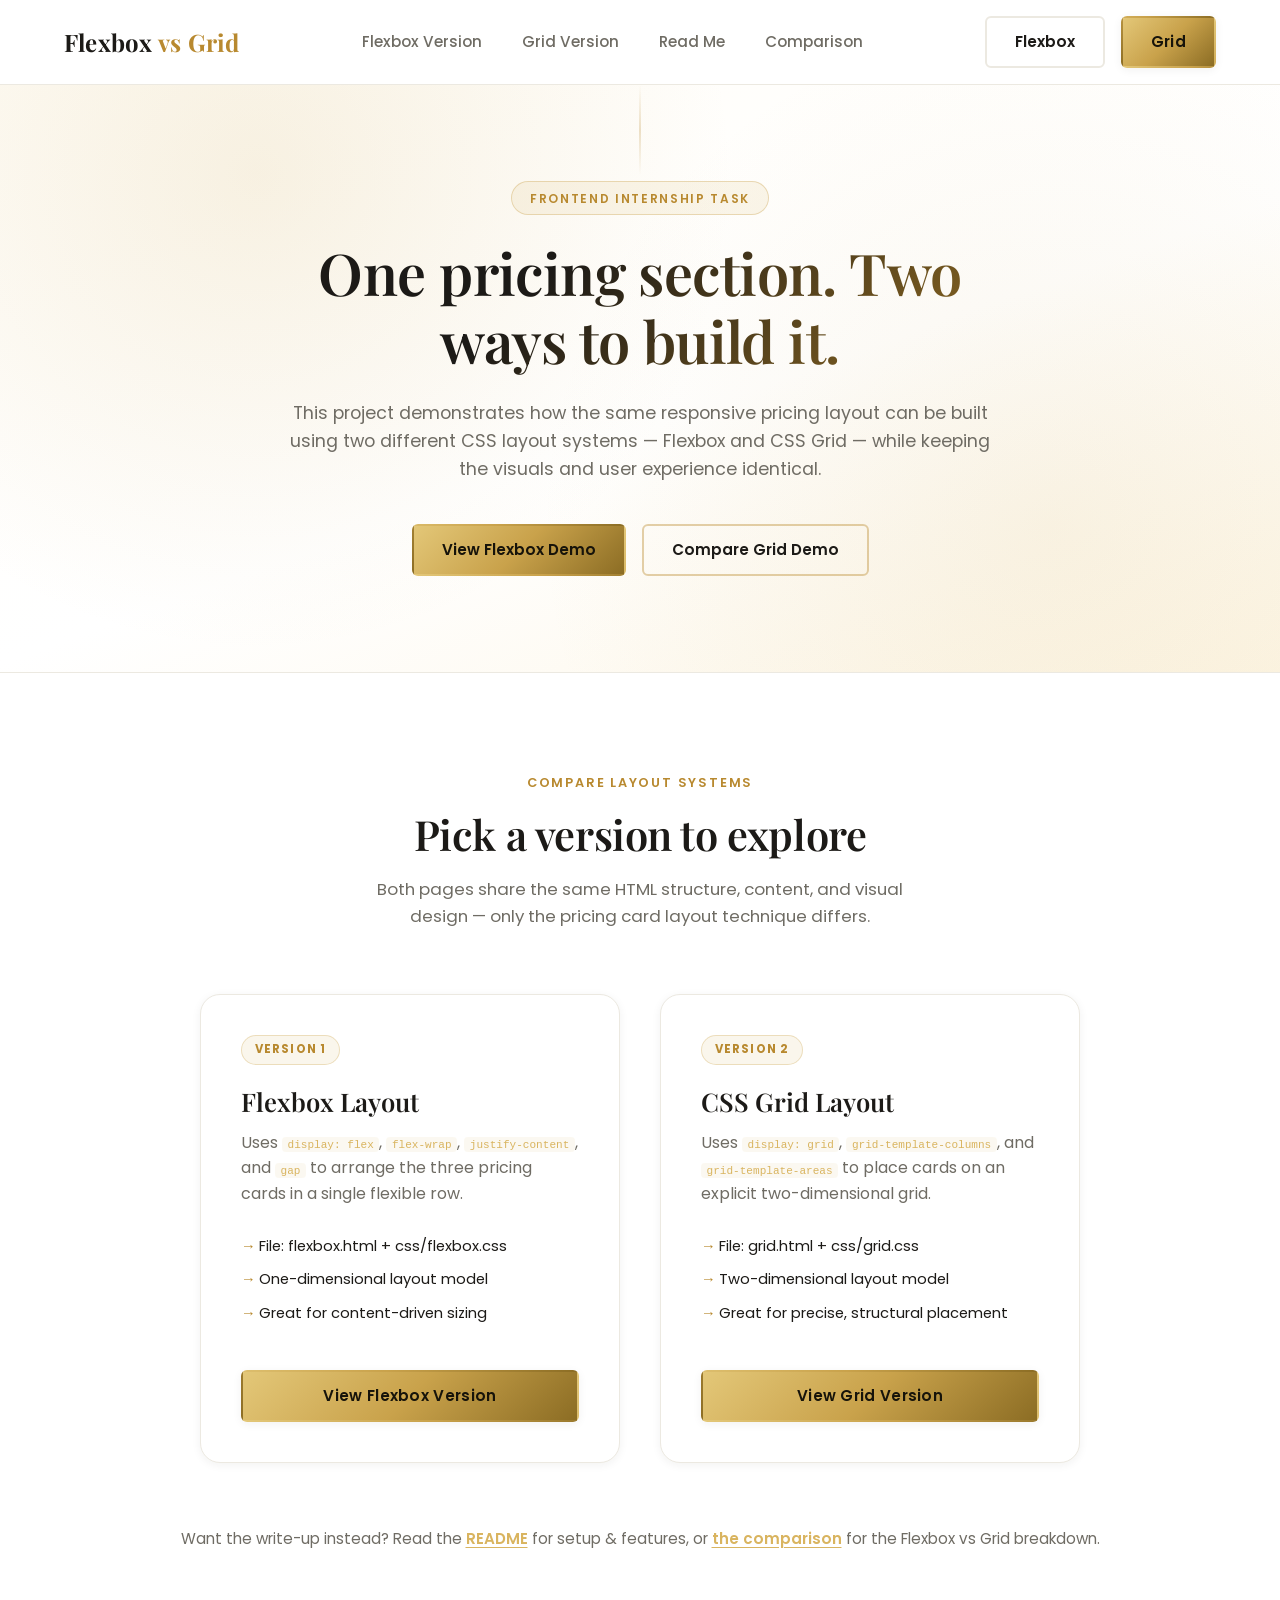
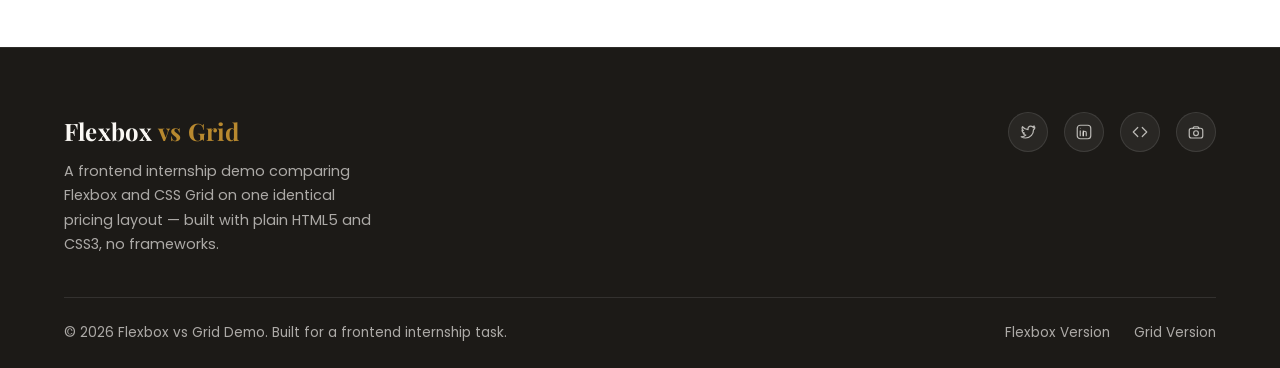
<file: index.html>
<!DOCTYPE html>
<html lang="en">
<head>
  <meta charset="UTF-8">
  <meta name="viewport" content="width=device-width, initial-scale=1.0">
  <title>Flexbox vs Grid Demo — Pricing Layout Comparison</title>
  <meta name="description" content="A side-by-side comparison of the same SaaS pricing section built with Flexbox and with CSS Grid.">

  <link rel="preconnect" href="https://fonts.googleapis.com">
  <link rel="preconnect" href="https://fonts.gstatic.com" crossorigin>
  <link href="https://fonts.googleapis.com/css2?family=Poppins:wght@400;500;600;700&family=Playfair+Display:wght@500;600;700&display=swap" rel="stylesheet">

  <link rel="stylesheet" href="css/common.css">
  <link rel="stylesheet" href="css/index.css">
</head>
<body>

  <a href="#main" class="skip-link">Skip to main content</a>

  <header class="site-header">
    <div class="container navbar">
      <a href="index.html" class="logo">Flexbox <span>vs Grid</span></a>

      <input type="checkbox" id="nav-toggle" class="nav-toggle-input">
      <label for="nav-toggle" class="nav-toggle-label" aria-label="Toggle navigation menu">
        <span></span><span></span><span></span>
      </label>

      <nav class="nav-links" aria-label="Primary">
        <a href="flexbox.html">Flexbox Version</a>
        <a href="grid.html">Grid Version</a>
        <a href="README.html">Read Me</a>
        <a href="comparison.html">Comparison</a>
      </nav>

      <div class="nav-actions">
        <a href="flexbox.html" class="btn btn-outline">Flexbox</a>
        <a href="grid.html" class="btn btn-primary">Grid</a>
      </div>
    </div>
  </header>

  <main id="main">
    <section class="hero">
      <div class="hero-content">
        <span class="hero-eyebrow">Frontend Internship Task</span>
        <h1>One pricing section. Two ways to build it.</h1>
        <p>This project demonstrates how the same responsive pricing layout can be built using two different CSS layout systems — Flexbox and CSS Grid — while keeping the visuals and user experience identical.</p>
        <div class="hero-actions">
          <a href="flexbox.html" class="btn btn-light">View Flexbox Demo</a>
          <a href="grid.html" class="btn btn-outline" style="border-color: rgba(184,137,47,0.4); color:#1c1a17;">Compare Grid Demo</a>
        </div>
      </div>
    </section>

    <section class="choice-section">
      <div class="container">
        <div class="section-header">
          <span class="section-tag">Compare Layout Systems</span>
          <h2>Pick a version to explore</h2>
          <p>Both pages share the same HTML structure, content, and visual design — only the pricing card layout technique differs.</p>
        </div>

        <div class="choice-grid">
          <div class="choice-card">
            <span class="tag">Version 1</span>
            <h3>Flexbox Layout</h3>
            <p>Uses <code>display: flex</code>, <code>flex-wrap</code>, <code>justify-content</code>, and <code>gap</code> to arrange the three pricing cards in a single flexible row.</p>
            <ul>
              <li>File: flexbox.html + css/flexbox.css</li>
              <li>One-dimensional layout model</li>
              <li>Great for content-driven sizing</li>
            </ul>
            <a href="flexbox.html" class="btn btn-primary btn-block">View Flexbox Version</a>
          </div>

          <div class="choice-card">
            <span class="tag">Version 2</span>
            <h3>CSS Grid Layout</h3>
            <p>Uses <code>display: grid</code>, <code>grid-template-columns</code>, and <code>grid-template-areas</code> to place cards on an explicit two-dimensional grid.</p>
            <ul>
              <li>File: grid.html + css/grid.css</li>
              <li>Two-dimensional layout model</li>
              <li>Great for precise, structural placement</li>
            </ul>
            <a href="grid.html" class="btn btn-primary btn-block">View Grid Version</a>
          </div>
        </div>

        <p class="docs-links">
          Want the write-up instead? Read the <a href="README.html">README</a> for setup &amp; features, or <a href="comparison.html">the comparison</a> for the Flexbox vs Grid breakdown.
        </p>
      </div>
    </section>
  </main>

  <footer class="site-footer">
    <div class="container">
      <div class="footer-top">
        <div class="footer-brand">
          <a href="index.html" class="logo">Flexbox <span>vs Grid</span></a>
          <p>A frontend internship demo comparing Flexbox and CSS Grid on one identical pricing layout — built with plain HTML5 and CSS3, no frameworks.</p>
        </div>
        <div class="footer-social" aria-label="Social media links">
          <a href="#" aria-label="Twitter / X">
            <svg viewBox="0 0 24 24" fill="none" stroke="currentColor" stroke-width="1.6" stroke-linecap="round" stroke-linejoin="round" aria-hidden="true"><path d="M21 5.5c-.7.3-1.4.5-2.2.6.8-.5 1.4-1.2 1.6-2.1-.7.4-1.5.7-2.4.9A3.7 3.7 0 0 0 12 8c0 .3 0 .6.1.8-3-.1-5.7-1.6-7.5-3.8-.3.6-.5 1.2-.5 1.9 0 1.3.7 2.5 1.7 3.1-.6 0-1.2-.2-1.7-.4v.1c0 1.9 1.3 3.4 3.1 3.8-.3.1-.7.1-1 .1-.3 0-.5 0-.7-.1.5 1.5 1.9 2.6 3.6 2.7A7.4 7.4 0 0 1 3 18.3 10.4 10.4 0 0 0 8.7 20c6.9 0 10.6-5.7 10.6-10.6v-.5c.7-.5 1.4-1.2 1.7-2z"/></svg>
          </a>
          <a href="https://www.linkedin.com/in/duaa-rana-b057b72b4/" aria-label="LinkedIn">
            <svg viewBox="0 0 24 24" fill="none" stroke="currentColor" stroke-width="1.6" stroke-linecap="round" stroke-linejoin="round" aria-hidden="true"><rect x="3" y="3" width="18" height="18" rx="4"/><line x1="7" y1="10.5" x2="7" y2="17"/><circle cx="7" cy="7" r="0.6" fill="currentColor" stroke="none"/><path d="M11 17v-4a2 2 0 0 1 4 0v4"/><line x1="11" y1="10.5" x2="11" y2="17"/></svg>
          </a>
          <a href="https://github.com/ira612?tab=repositories" aria-label="GitHub">
            <svg viewBox="0 0 24 24" fill="none" stroke="currentColor" stroke-width="1.6" stroke-linecap="round" stroke-linejoin="round" aria-hidden="true"><polyline points="9 18 3 12 9 6"/><polyline points="15 6 21 12 15 18"/></svg>
          </a>
          <a href="https://www.instagram.com/itx_duarana/" aria-label="Instagram">
            <svg viewBox="0 0 24 24" fill="none" stroke="currentColor" stroke-width="1.6" stroke-linecap="round" stroke-linejoin="round" aria-hidden="true"><rect x="3" y="7" width="18" height="13" rx="3"/><circle cx="12" cy="13.5" r="3.2"/><path d="M8 7l1.3-2h5.4L16 7"/></svg>
          </a>
        </div>
      </div>
      <div class="footer-bottom">
        <p>&copy; 2026 Flexbox vs Grid Demo. Built for a frontend internship task.</p>
        <div class="footer-links">
          <a href="flexbox.html">Flexbox Version</a>
          <a href="grid.html">Grid Version</a>
        </div>
      </div>
    </div>
  </footer>

</body>
</html>
</file>
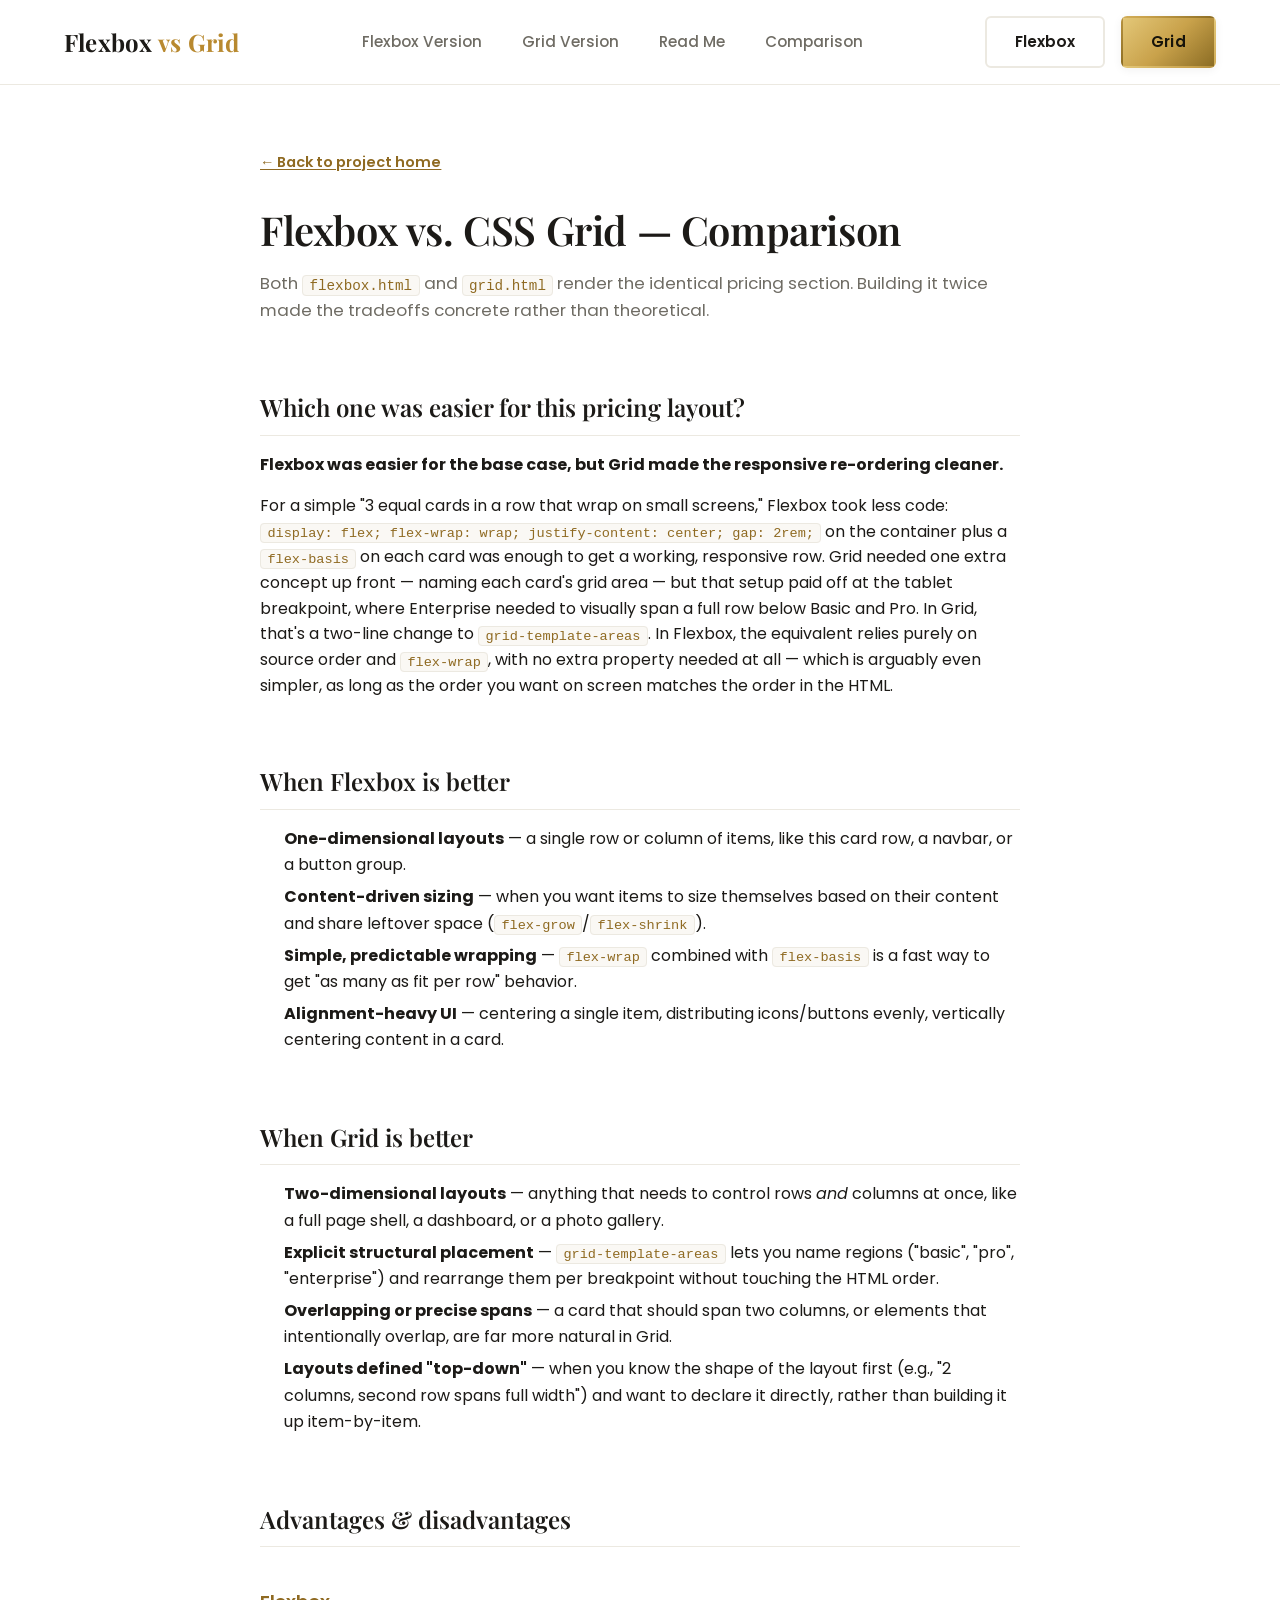
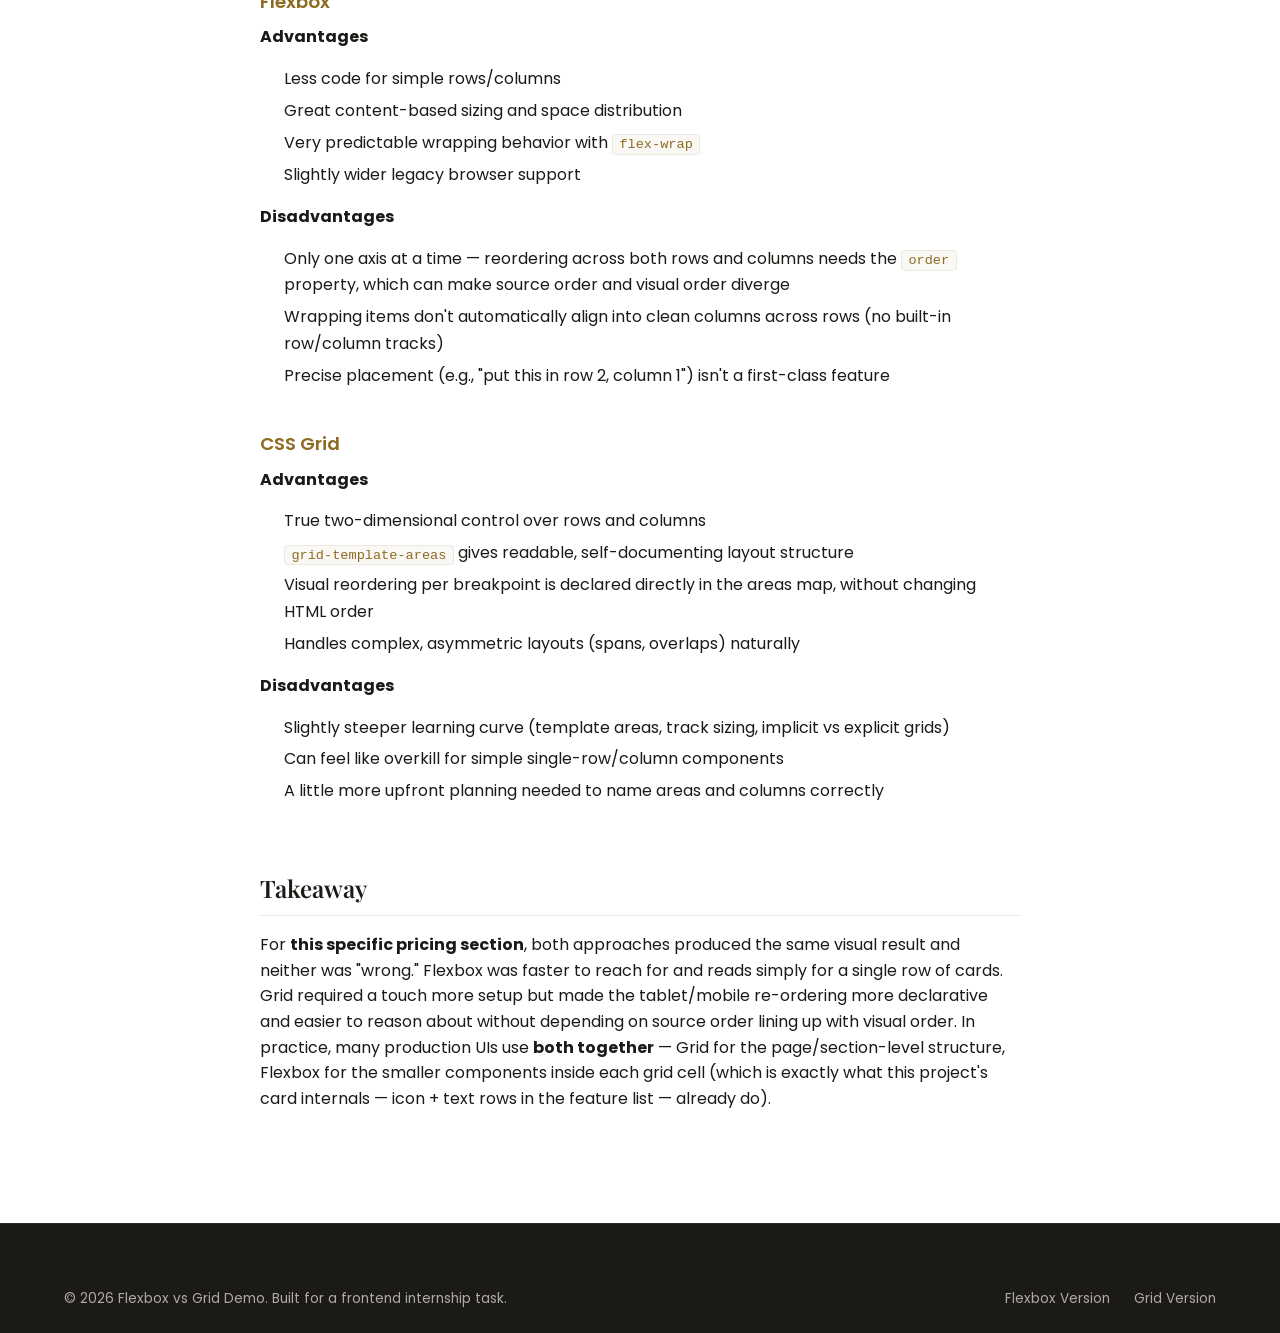
<file: comparison.html>
<!DOCTYPE html>
<html lang="en">
<head>
  <meta charset="UTF-8">
  <meta name="viewport" content="width=device-width, initial-scale=1.0">
  <title>Comparison — Flexbox vs Grid Demo</title>
  <meta name="description" content="A written comparison of Flexbox and CSS Grid, based on building the same pricing layout with both.">

  <link rel="preconnect" href="https://fonts.googleapis.com">
  <link rel="preconnect" href="https://fonts.gstatic.com" crossorigin>
  <link href="https://fonts.googleapis.com/css2?family=Poppins:wght@400;500;600;700&family=Playfair+Display:wght@500;600;700&display=swap" rel="stylesheet">

  <link rel="stylesheet" href="css/common.css">
  <link rel="stylesheet" href="css/docs.css">
</head>
<body>

  <a href="#main" class="skip-link">Skip to main content</a>

  <header class="site-header">
    <div class="container navbar">
      <a href="index.html" class="logo">Flexbox <span>vs Grid</span></a>

      <input type="checkbox" id="nav-toggle" class="nav-toggle-input">
      <label for="nav-toggle" class="nav-toggle-label" aria-label="Toggle navigation menu">
        <span></span><span></span><span></span>
      </label>

      <nav class="nav-links" aria-label="Primary">
        <a href="flexbox.html">Flexbox Version</a>
        <a href="grid.html">Grid Version</a>
        <a href="README.html">Read Me</a>
        <a href="comparison.html">Comparison</a>
      </nav>

      <div class="nav-actions">
        <a href="flexbox.html" class="btn btn-outline">Flexbox</a>
        <a href="grid.html" class="btn btn-primary">Grid</a>
      </div>
    </div>
  </header>

  <main id="main">
    <section class="doc">
      <div class="container">
        <div class="doc-content">

          <a href="index.html" class="doc-back-link">&larr; Back to project home</a>

          <h1>Flexbox vs. CSS Grid — Comparison</h1>
          <p>Both <code>flexbox.html</code> and <code>grid.html</code> render the identical pricing section. Building it twice made the tradeoffs concrete rather than theoretical.</p>

          <h2>Which one was easier for this pricing layout?</h2>
          <p><strong>Flexbox was easier for the base case, but Grid made the responsive re-ordering cleaner.</strong></p>
          <p>For a simple "3 equal cards in a row that wrap on small screens," Flexbox took less code: <code>display: flex; flex-wrap: wrap; justify-content: center; gap: 2rem;</code> on the container plus a <code>flex-basis</code> on each card was enough to get a working, responsive row. Grid needed one extra concept up front — naming each card's grid area — but that setup paid off at the tablet breakpoint, where Enterprise needed to visually span a full row below Basic and Pro. In Grid, that's a two-line change to <code>grid-template-areas</code>. In Flexbox, the equivalent relies purely on source order and <code>flex-wrap</code>, with no extra property needed at all — which is arguably even simpler, as long as the order you want on screen matches the order in the HTML.</p>

          <h2>When Flexbox is better</h2>
          <ul>
            <li><strong>One-dimensional layouts</strong> — a single row or column of items, like this card row, a navbar, or a button group.</li>
            <li><strong>Content-driven sizing</strong> — when you want items to size themselves based on their content and share leftover space (<code>flex-grow</code>/<code>flex-shrink</code>).</li>
            <li><strong>Simple, predictable wrapping</strong> — <code>flex-wrap</code> combined with <code>flex-basis</code> is a fast way to get "as many as fit per row" behavior.</li>
            <li><strong>Alignment-heavy UI</strong> — centering a single item, distributing icons/buttons evenly, vertically centering content in a card.</li>
          </ul>

          <h2>When Grid is better</h2>
          <ul>
            <li><strong>Two-dimensional layouts</strong> — anything that needs to control rows <em>and</em> columns at once, like a full page shell, a dashboard, or a photo gallery.</li>
            <li><strong>Explicit structural placement</strong> — <code>grid-template-areas</code> lets you name regions ("basic", "pro", "enterprise") and rearrange them per breakpoint without touching the HTML order.</li>
            <li><strong>Overlapping or precise spans</strong> — a card that should span two columns, or elements that intentionally overlap, are far more natural in Grid.</li>
            <li><strong>Layouts defined "top-down"</strong> — when you know the shape of the layout first (e.g., "2 columns, second row spans full width") and want to declare it directly, rather than building it up item-by-item.</li>
          </ul>

          <h2>Advantages &amp; disadvantages</h2>

          <h3>Flexbox</h3>
          <p><strong>Advantages</strong></p>
          <ul>
            <li>Less code for simple rows/columns</li>
            <li>Great content-based sizing and space distribution</li>
            <li>Very predictable wrapping behavior with <code>flex-wrap</code></li>
            <li>Slightly wider legacy browser support</li>
          </ul>
          <p><strong>Disadvantages</strong></p>
          <ul>
            <li>Only one axis at a time — reordering across both rows and columns needs the <code>order</code> property, which can make source order and visual order diverge</li>
            <li>Wrapping items don't automatically align into clean columns across rows (no built-in row/column tracks)</li>
            <li>Precise placement (e.g., "put this in row 2, column 1") isn't a first-class feature</li>
          </ul>

          <h3>CSS Grid</h3>
          <p><strong>Advantages</strong></p>
          <ul>
            <li>True two-dimensional control over rows and columns</li>
            <li><code>grid-template-areas</code> gives readable, self-documenting layout structure</li>
            <li>Visual reordering per breakpoint is declared directly in the areas map, without changing HTML order</li>
            <li>Handles complex, asymmetric layouts (spans, overlaps) naturally</li>
          </ul>
          <p><strong>Disadvantages</strong></p>
          <ul>
            <li>Slightly steeper learning curve (template areas, track sizing, implicit vs explicit grids)</li>
            <li>Can feel like overkill for simple single-row/column components</li>
            <li>A little more upfront planning needed to name areas and columns correctly</li>
          </ul>

          <h2>Takeaway</h2>
          <p>For <strong>this specific pricing section</strong>, both approaches produced the same visual result and neither was "wrong." Flexbox was faster to reach for and reads simply for a single row of cards. Grid required a touch more setup but made the tablet/mobile re-ordering more declarative and easier to reason about without depending on source order lining up with visual order. In practice, many production UIs use <strong>both together</strong> — Grid for the page/section-level structure, Flexbox for the smaller components inside each grid cell (which is exactly what this project's card internals — icon + text rows in the feature list — already do).</p>

        </div>
      </div>
    </section>
  </main>

  <footer class="site-footer">
    <div class="container">
      <div class="footer-bottom">
        <p>&copy; 2026 Flexbox vs Grid Demo. Built for a frontend internship task.</p>
        <div class="footer-links">
          <a href="flexbox.html">Flexbox Version</a>
          <a href="grid.html">Grid Version</a>
        </div>
      </div>
    </div>
  </footer>

</body>
</html>
</file>
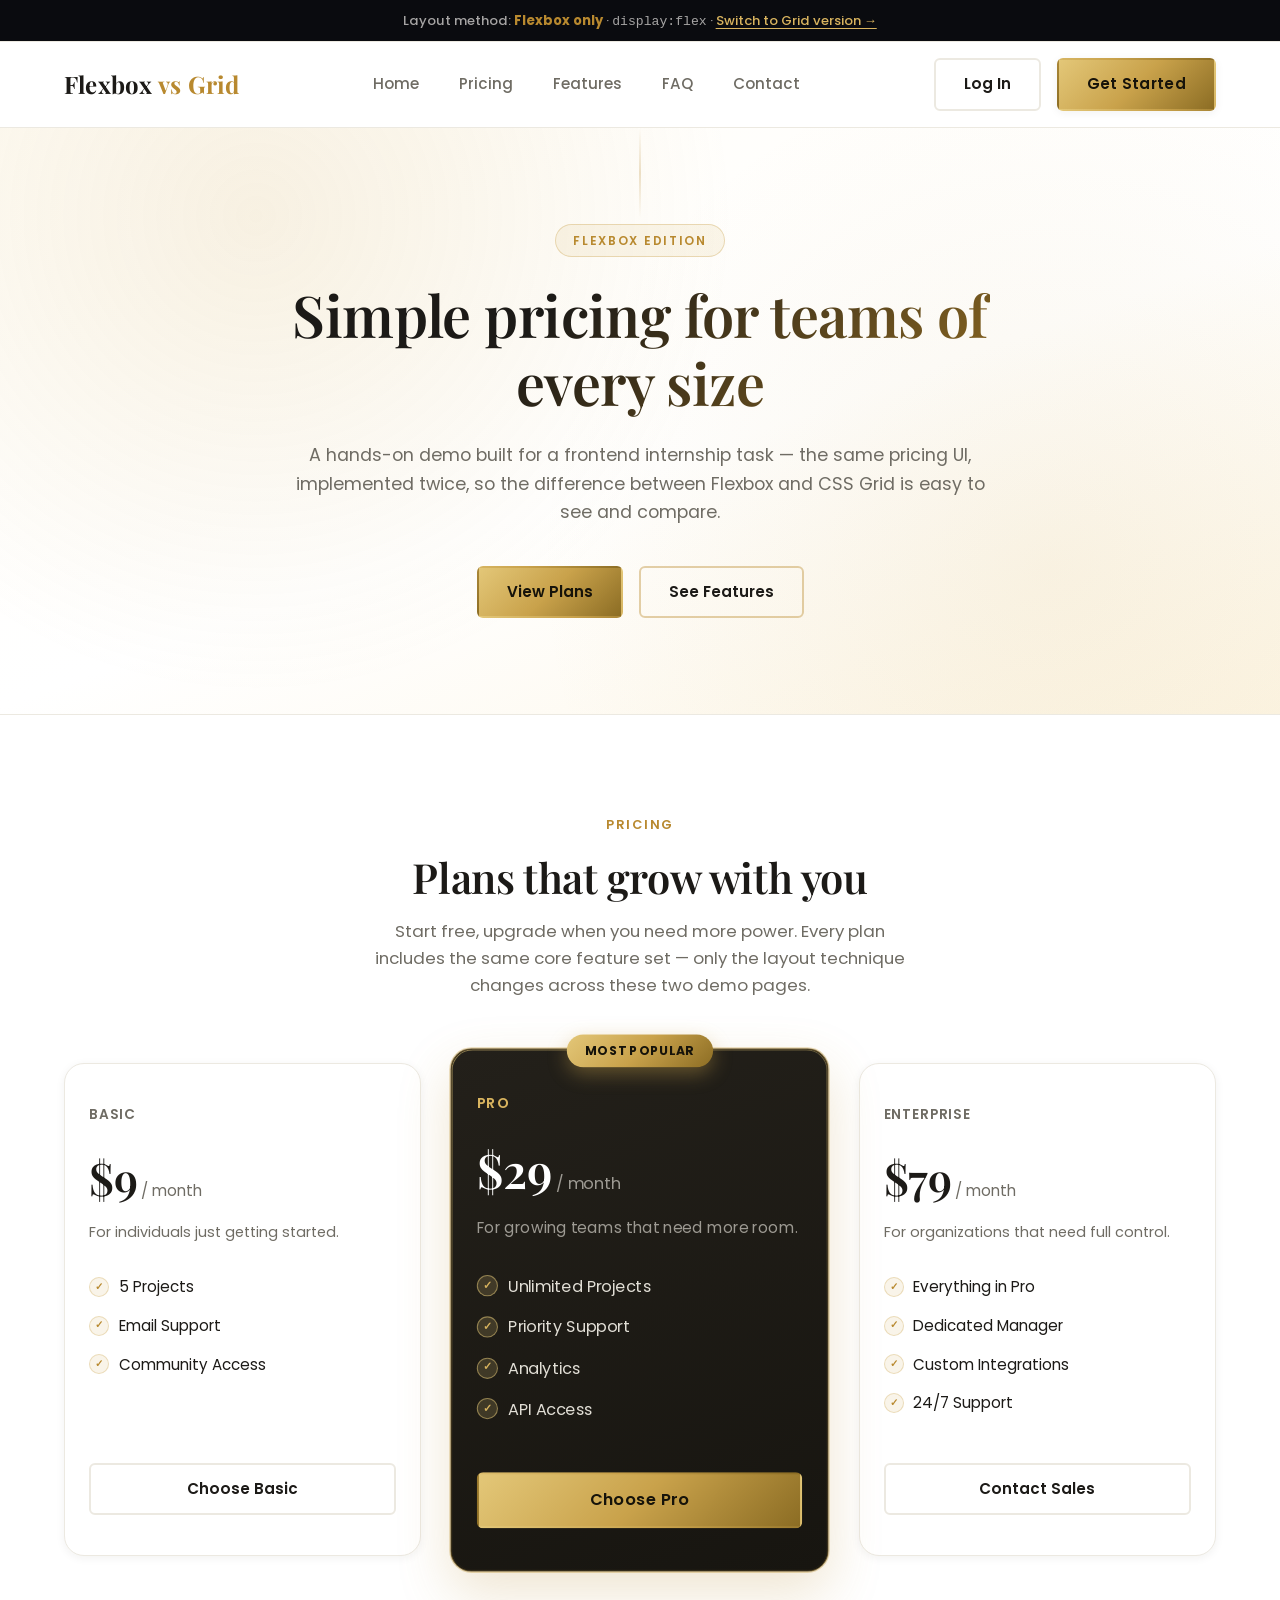
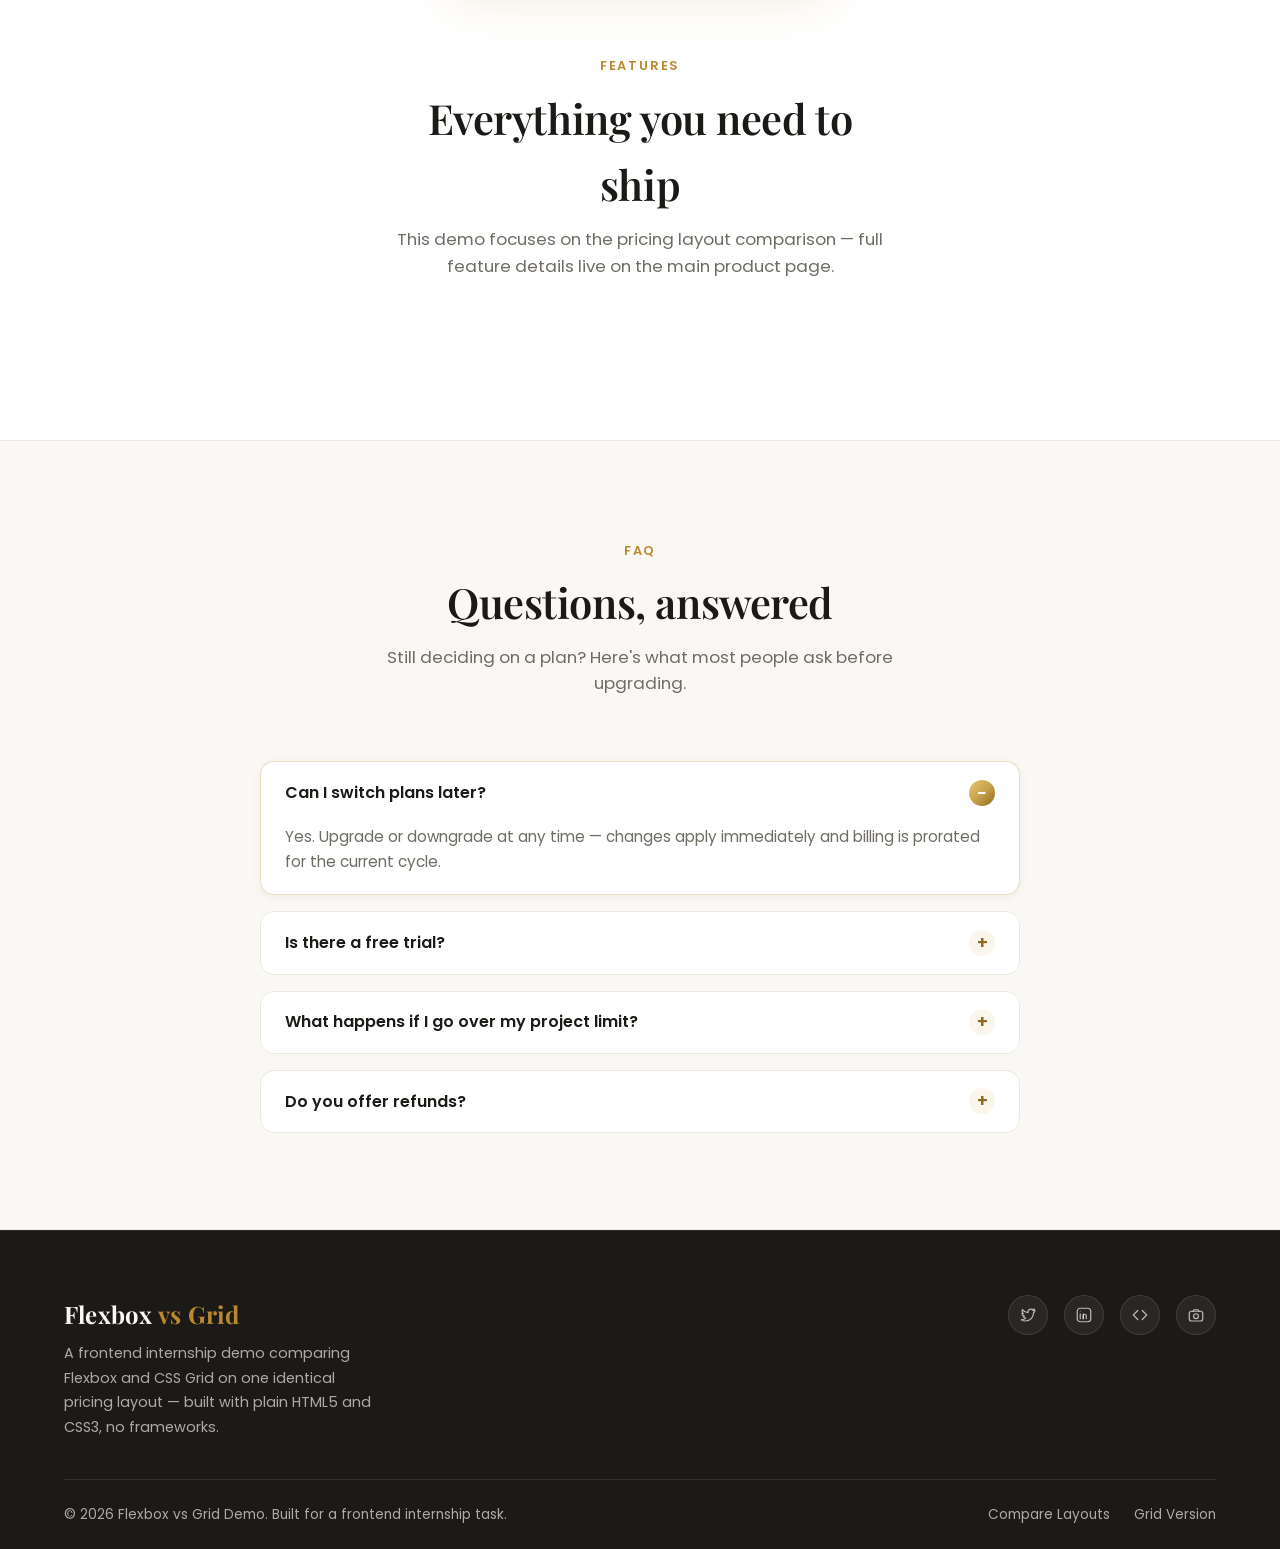
<file: flexbox.html>
<!DOCTYPE html>
<html lang="en">
<head>
  <meta charset="UTF-8">
  <meta name="viewport" content="width=device-width, initial-scale=1.0">
  <title>Flexbox vs Grid Demo — Flexbox Version</title>
  <meta name="description" content="A pricing page built with CSS Flexbox only, as part of a Flexbox vs Grid layout comparison demo.">

  <!-- Google Font: Poppins -->
  <link rel="preconnect" href="https://fonts.googleapis.com">
  <link rel="preconnect" href="https://fonts.gstatic.com" crossorigin>
  <link href="https://fonts.googleapis.com/css2?family=Poppins:wght@400;500;600;700&family=Playfair+Display:wght@500;600;700&display=swap" rel="stylesheet">

  <!-- Shared styles, then the Flexbox-specific layout file -->
  <link rel="stylesheet" href="css/common.css">
  <link rel="stylesheet" href="css/flexbox.css">
</head>
<body>

  <a href="#main" class="skip-link">Skip to main content</a>

  <div class="method-banner">
    Layout method: <strong>Flexbox only</strong> · <code>display:flex</code> · <a href="grid.html">Switch to Grid version →</a>
  </div>

  <!-- ===================== HEADER ===================== -->
  <header class="site-header">
    <div class="container navbar">
      <a href="index.html" class="logo">Flexbox <span>vs Grid</span></a>

      <input type="checkbox" id="nav-toggle" class="nav-toggle-input">
      <label for="nav-toggle" class="nav-toggle-label" aria-label="Toggle navigation menu">
        <span></span><span></span><span></span>
      </label>

      <nav class="nav-links" aria-label="Primary">
        <a href="#home">Home</a>
        <a href="#pricing">Pricing</a>
        <a href="#features">Features</a>
        <a href="#faq">FAQ</a>
        <a href="#contact">Contact</a>
      </nav>

      <div class="nav-actions">
        <a href="#pricing" class="btn btn-outline">Log In</a>
        <a href="#pricing" class="btn btn-primary">Get Started</a>
      </div>
    </div>
  </header>

  <main id="main">
    <!-- ===================== HERO ===================== -->
    <section class="hero" id="home">
      <div class="hero-content">
        <span class="hero-eyebrow">Flexbox Edition</span>
        <h1>Simple pricing for teams of every size</h1>
        <p>A hands-on demo built for a frontend internship task — the same pricing UI, implemented twice, so the difference between Flexbox and CSS Grid is easy to see and compare.</p>
        <div class="hero-actions">
          <a href="#pricing" class="btn btn-light">View Plans</a>
          <a href="#features" class="btn btn-outline" style="border-color: rgba(184,137,47,0.4); color:#1c1a17;">See Features</a>
        </div>
      </div>
    </section>

    <!-- ===================== PRICING ===================== -->
    <section class="pricing" id="pricing">
      <div class="container">

        <div class="section-header">
          <span class="section-tag">Pricing</span>
          <h2>Plans that grow with you</h2>
          <p>Start free, upgrade when you need more power. Every plan includes the same core feature set — only the layout technique changes across these two demo pages.</p>
        </div>

        <!-- Flex container: display:flex is defined in css/flexbox.css -->
        <div class="pricing-cards">

          <!-- Basic Plan -->
          <article class="card card--basic">
            <p class="card-plan">Basic</p>
            <div class="card-price">
              <span class="amount">$9</span>
              <span class="cycle">/ month</span>
            </div>
            <p class="card-desc">For individuals just getting started.</p>
            <ul class="card-features">
              <li><span class="icon-check">✓</span> 5 Projects</li>
              <li><span class="icon-check">✓</span> Email Support</li>
              <li><span class="icon-check">✓</span> Community Access</li>
            </ul>
            <a href="#contact" class="btn btn-outline btn-block">Choose Basic</a>
          </article>

          <!-- Pro Plan (Highlighted) -->
          <article class="card card--featured">
            <span class="badge-popular">Most Popular</span>
            <p class="card-plan">Pro</p>
            <div class="card-price">
              <span class="amount">$29</span>
              <span class="cycle">/ month</span>
            </div>
            <p class="card-desc">For growing teams that need more room.</p>
            <ul class="card-features">
              <li><span class="icon-check">✓</span> Unlimited Projects</li>
              <li><span class="icon-check">✓</span> Priority Support</li>
              <li><span class="icon-check">✓</span> Analytics</li>
              <li><span class="icon-check">✓</span> API Access</li>
            </ul>
            <a href="#contact" class="btn btn-light btn-block">Choose Pro</a>
          </article>

          <!-- Enterprise Plan -->
          <article class="card card--enterprise">
            <p class="card-plan">Enterprise</p>
            <div class="card-price">
              <span class="amount">$79</span>
              <span class="cycle">/ month</span>
            </div>
            <p class="card-desc">For organizations that need full control.</p>
            <ul class="card-features">
              <li><span class="icon-check">✓</span> Everything in Pro</li>
              <li><span class="icon-check">✓</span> Dedicated Manager</li>
              <li><span class="icon-check">✓</span> Custom Integrations</li>
              <li><span class="icon-check">✓</span> 24/7 Support</li>
            </ul>
            <a href="#contact" class="btn btn-outline btn-block">Contact Sales</a>
          </article>

        </div>
      </div>
    </section>

    <!-- Minimal features anchor target so nav link isn't a dead end -->
    <section id="features" class="pricing" style="padding-top:0;">
      <div class="container section-header">
        <span class="section-tag">Features</span>
        <h2>Everything you need to ship</h2>
        <p>This demo focuses on the pricing layout comparison — full feature details live on the main product page.</p>
      </div>
    </section>

    <!-- ===================== FAQ (bonus feature) =====================
         Pure HTML5 <details>/<summary> accordion — no JavaScript needed. -->
    <section class="faq" id="faq">
      <div class="container">
        <div class="section-header">
          <span class="section-tag">FAQ</span>
          <h2>Questions, answered</h2>
          <p>Still deciding on a plan? Here's what most people ask before upgrading.</p>
        </div>

        <div class="faq-list">
          <details class="faq-item" open>
            <summary>Can I switch plans later?</summary>
            <p>Yes. Upgrade or downgrade at any time — changes apply immediately and billing is prorated for the current cycle.</p>
          </details>
          <details class="faq-item">
            <summary>Is there a free trial?</summary>
            <p>Every plan includes a 14-day trial, no credit card required. You'll get a reminder before it ends.</p>
          </details>
          <details class="faq-item">
            <summary>What happens if I go over my project limit?</summary>
            <p>We'll notify you before any limit is reached, and you can upgrade in one click — nothing is ever paused without warning.</p>
          </details>
          <details class="faq-item">
            <summary>Do you offer refunds?</summary>
            <p>Yes, within 30 days of purchase, no questions asked. Reach out to our support team and we'll process it right away.</p>
          </details>
        </div>
      </div>
    </section>
  </main>

  <!-- ===================== FOOTER ===================== -->
  <footer class="site-footer" id="contact">
    <div class="container">
      <div class="footer-top">
        <div class="footer-brand">
          <a href="index.html" class="logo">Flexbox <span>vs Grid</span></a>
          <p>A frontend internship demo comparing Flexbox and CSS Grid on one identical pricing layout — built with plain HTML5 and CSS3, no frameworks.</p>
        </div>
        <div class="footer-social" aria-label="Social media links">
          <a href="#" aria-label="Twitter / X">
            <svg viewBox="0 0 24 24" fill="none" stroke="currentColor" stroke-width="1.6" stroke-linecap="round" stroke-linejoin="round" aria-hidden="true"><path d="M21 5.5c-.7.3-1.4.5-2.2.6.8-.5 1.4-1.2 1.6-2.1-.7.4-1.5.7-2.4.9A3.7 3.7 0 0 0 12 8c0 .3 0 .6.1.8-3-.1-5.7-1.6-7.5-3.8-.3.6-.5 1.2-.5 1.9 0 1.3.7 2.5 1.7 3.1-.6 0-1.2-.2-1.7-.4v.1c0 1.9 1.3 3.4 3.1 3.8-.3.1-.7.1-1 .1-.3 0-.5 0-.7-.1.5 1.5 1.9 2.6 3.6 2.7A7.4 7.4 0 0 1 3 18.3 10.4 10.4 0 0 0 8.7 20c6.9 0 10.6-5.7 10.6-10.6v-.5c.7-.5 1.4-1.2 1.7-2z"/></svg>
          </a>
          <a href="https://www.linkedin.com/in/duaa-rana-b057b72b4/" aria-label="LinkedIn">
            <svg viewBox="0 0 24 24" fill="none" stroke="currentColor" stroke-width="1.6" stroke-linecap="round" stroke-linejoin="round" aria-hidden="true"><rect x="3" y="3" width="18" height="18" rx="4"/><line x1="7" y1="10.5" x2="7" y2="17"/><circle cx="7" cy="7" r="0.6" fill="currentColor" stroke="none"/><path d="M11 17v-4a2 2 0 0 1 4 0v4"/><line x1="11" y1="10.5" x2="11" y2="17"/></svg>
          </a>
          <a href="https://github.com/ira612?tab=repositories" aria-label="GitHub">
            <svg viewBox="0 0 24 24" fill="none" stroke="currentColor" stroke-width="1.6" stroke-linecap="round" stroke-linejoin="round" aria-hidden="true"><polyline points="9 18 3 12 9 6"/><polyline points="15 6 21 12 15 18"/></svg>
          </a>
          <a href="https://www.instagram.com/itx_duarana/" aria-label="Instagram">
            <svg viewBox="0 0 24 24" fill="none" stroke="currentColor" stroke-width="1.6" stroke-linecap="round" stroke-linejoin="round" aria-hidden="true"><rect x="3" y="7" width="18" height="13" rx="3"/><circle cx="12" cy="13.5" r="3.2"/><path d="M8 7l1.3-2h5.4L16 7"/></svg>
          </a>
        </div>
      </div>
      <div class="footer-bottom">
        <p>&copy; 2026 Flexbox vs Grid Demo. Built for a frontend internship task.</p>
        <div class="footer-links">
          <a href="index.html">Compare Layouts</a>
          <a href="grid.html">Grid Version</a>
        </div>
      </div>
    </div>
  </footer>

</body>
</html>
</file>
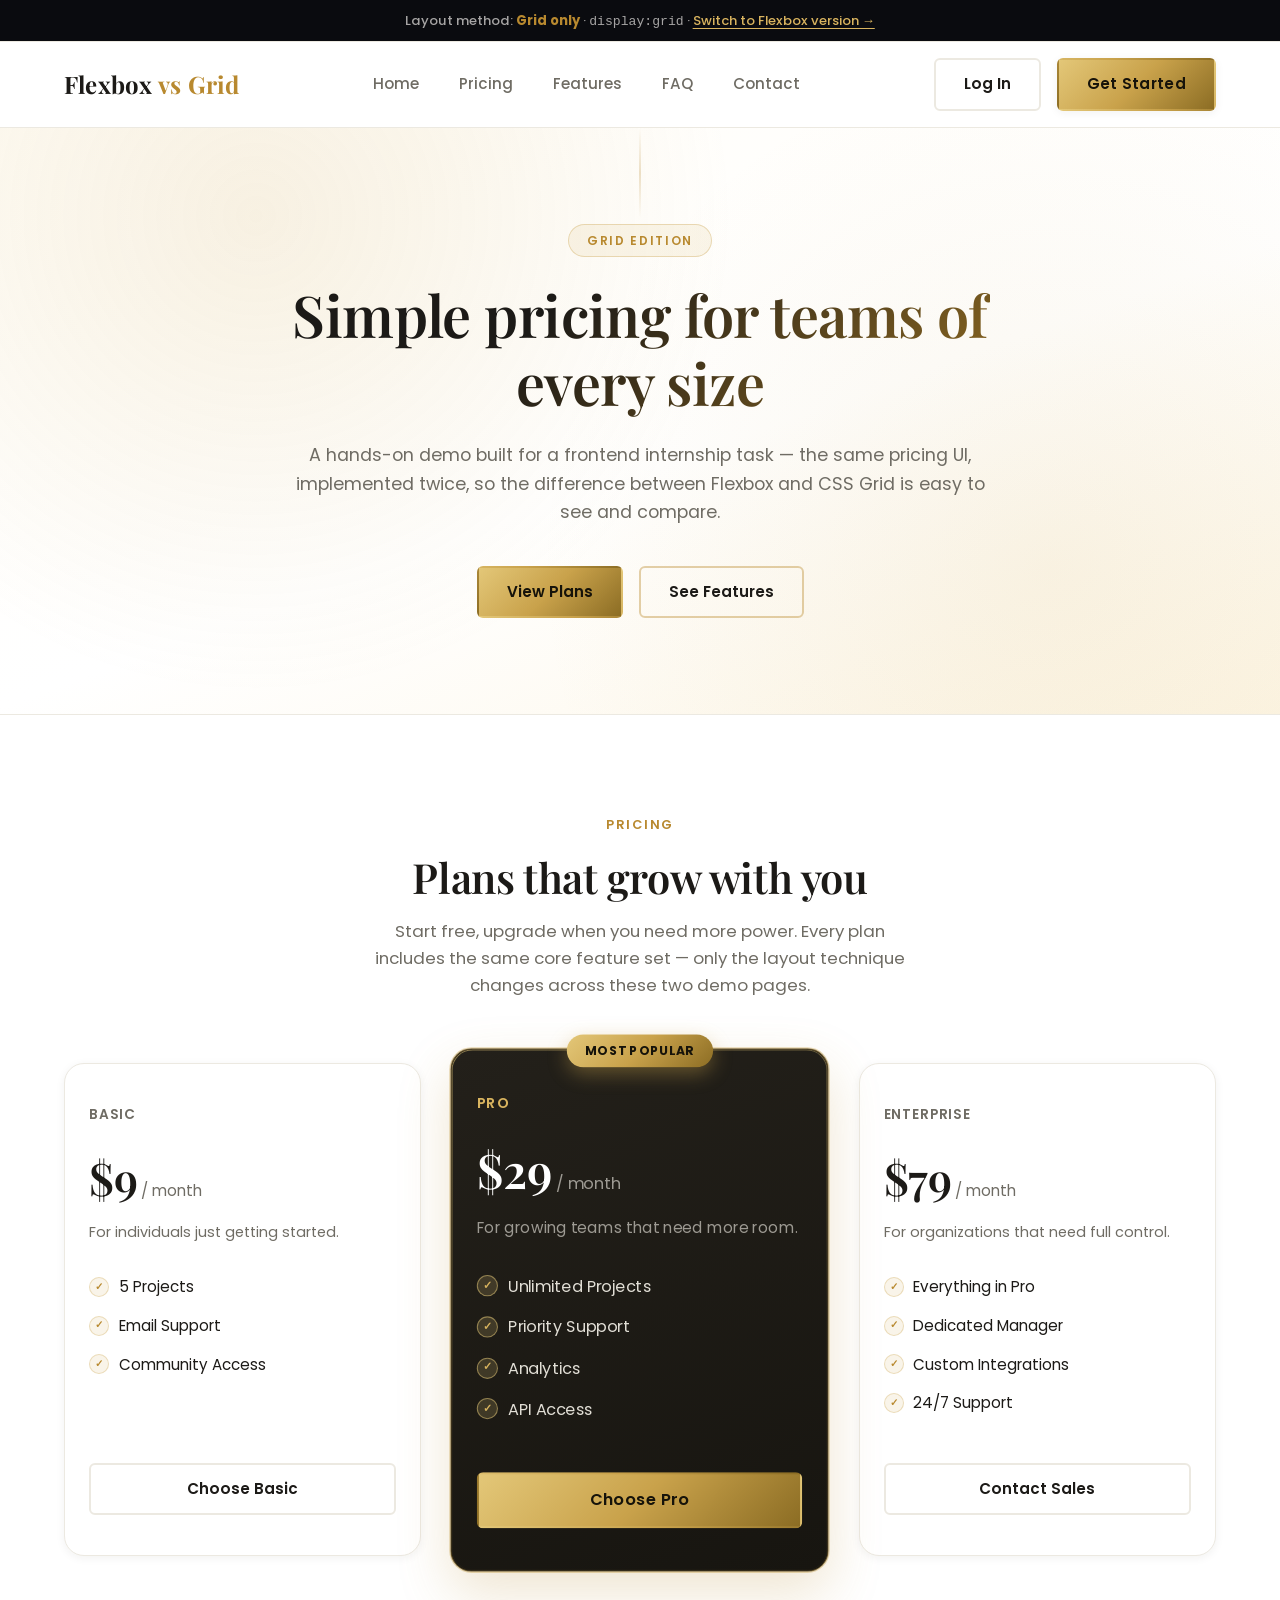
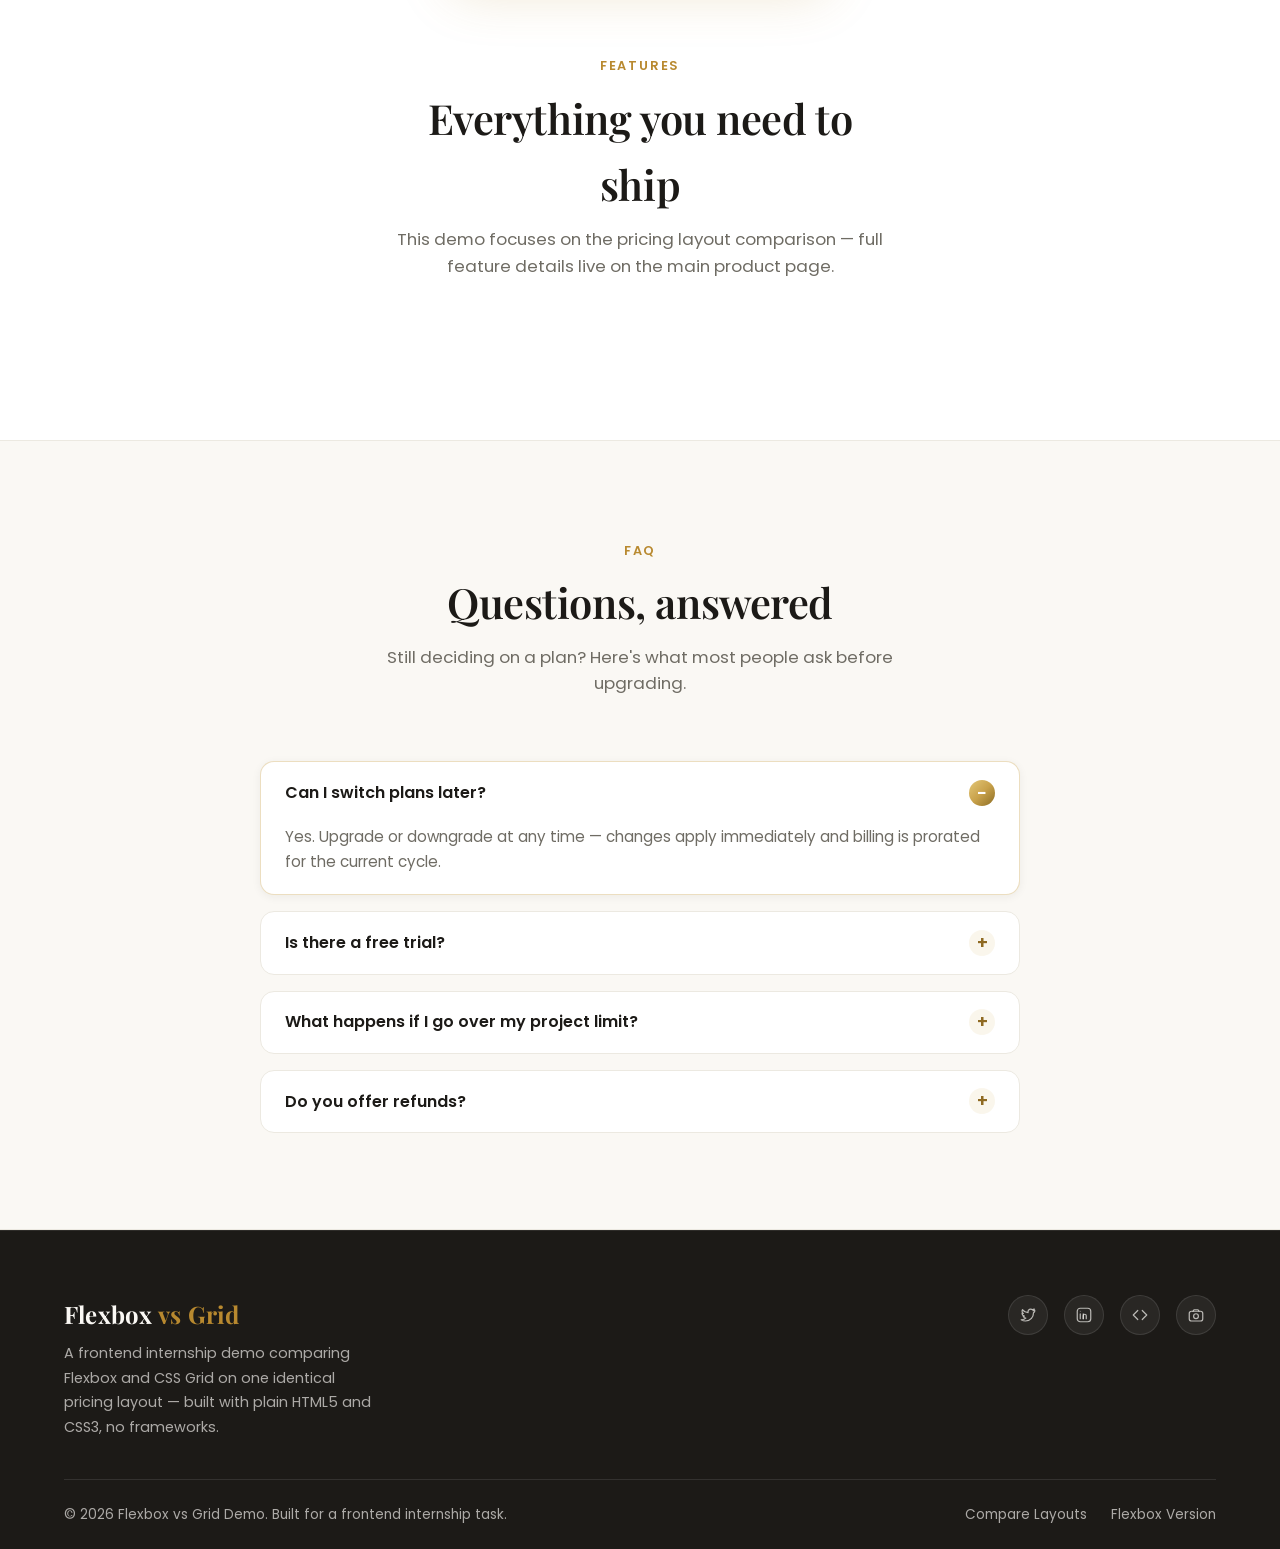
<file: grid.html>
<!DOCTYPE html>
<html lang="en">
<head>
  <meta charset="UTF-8">
  <meta name="viewport" content="width=device-width, initial-scale=1.0">
  <title>Flexbox vs Grid Demo — Grid Version</title>
  <meta name="description" content="A pricing page built with CSS Grid only, as part of a Flexbox vs Grid layout comparison demo.">

  <!-- Google Font: Poppins -->
  <link rel="preconnect" href="https://fonts.googleapis.com">
  <link rel="preconnect" href="https://fonts.gstatic.com" crossorigin>
  <link href="https://fonts.googleapis.com/css2?family=Poppins:wght@400;500;600;700&family=Playfair+Display:wght@500;600;700&display=swap" rel="stylesheet">

  <!-- Shared styles, then the Grid-specific layout file -->
  <link rel="stylesheet" href="css/common.css">
  <link rel="stylesheet" href="css/grid.css">
</head>
<body>

  <a href="#main" class="skip-link">Skip to main content</a>

  <div class="method-banner">
    Layout method: <strong>Grid only</strong> · <code>display:grid</code> · <a href="flexbox.html">Switch to Flexbox version →</a>
  </div>

  <!-- ===================== HEADER ===================== -->
  <header class="site-header">
    <div class="container navbar">
      <a href="index.html" class="logo">Flexbox <span>vs Grid</span></a>

      <input type="checkbox" id="nav-toggle" class="nav-toggle-input">
      <label for="nav-toggle" class="nav-toggle-label" aria-label="Toggle navigation menu">
        <span></span><span></span><span></span>
      </label>

      <nav class="nav-links" aria-label="Primary">
        <a href="#home">Home</a>
        <a href="#pricing">Pricing</a>
        <a href="#features">Features</a>
        <a href="#faq">FAQ</a>
        <a href="#contact">Contact</a>
      </nav>

      <div class="nav-actions">
        <a href="#pricing" class="btn btn-outline">Log In</a>
        <a href="#pricing" class="btn btn-primary">Get Started</a>
      </div>
    </div>
  </header>

  <main id="main">
    <!-- ===================== HERO ===================== -->
    <section class="hero" id="home">
      <div class="hero-content">
        <span class="hero-eyebrow">Grid Edition</span>
        <h1>Simple pricing for teams of every size</h1>
        <p>A hands-on demo built for a frontend internship task — the same pricing UI, implemented twice, so the difference between Flexbox and CSS Grid is easy to see and compare.</p>
        <div class="hero-actions">
          <a href="#pricing" class="btn btn-light">View Plans</a>
          <a href="#features" class="btn btn-outline" style="border-color: rgba(184,137,47,0.4); color:#1c1a17;">See Features</a>
        </div>
      </div>
    </section>

    <!-- ===================== PRICING ===================== -->
    <section class="pricing" id="pricing">
      <div class="container">

        <div class="section-header">
          <span class="section-tag">Pricing</span>
          <h2>Plans that grow with you</h2>
          <p>Start free, upgrade when you need more power. Every plan includes the same core feature set — only the layout technique changes across these two demo pages.</p>
        </div>

        <!-- Grid container: display:grid is defined in css/grid.css -->
        <div class="pricing-cards">

          <!-- Basic Plan -->
          <article class="card card--basic">
            <p class="card-plan">Basic</p>
            <div class="card-price">
              <span class="amount">$9</span>
              <span class="cycle">/ month</span>
            </div>
            <p class="card-desc">For individuals just getting started.</p>
            <ul class="card-features">
              <li><span class="icon-check">✓</span> 5 Projects</li>
              <li><span class="icon-check">✓</span> Email Support</li>
              <li><span class="icon-check">✓</span> Community Access</li>
            </ul>
            <a href="#contact" class="btn btn-outline btn-block">Choose Basic</a>
          </article>

          <!-- Pro Plan (Highlighted) -->
          <article class="card card--featured">
            <span class="badge-popular">Most Popular</span>
            <p class="card-plan">Pro</p>
            <div class="card-price">
              <span class="amount">$29</span>
              <span class="cycle">/ month</span>
            </div>
            <p class="card-desc">For growing teams that need more room.</p>
            <ul class="card-features">
              <li><span class="icon-check">✓</span> Unlimited Projects</li>
              <li><span class="icon-check">✓</span> Priority Support</li>
              <li><span class="icon-check">✓</span> Analytics</li>
              <li><span class="icon-check">✓</span> API Access</li>
            </ul>
            <a href="#contact" class="btn btn-light btn-block">Choose Pro</a>
          </article>

          <!-- Enterprise Plan -->
          <article class="card card--enterprise">
            <p class="card-plan">Enterprise</p>
            <div class="card-price">
              <span class="amount">$79</span>
              <span class="cycle">/ month</span>
            </div>
            <p class="card-desc">For organizations that need full control.</p>
            <ul class="card-features">
              <li><span class="icon-check">✓</span> Everything in Pro</li>
              <li><span class="icon-check">✓</span> Dedicated Manager</li>
              <li><span class="icon-check">✓</span> Custom Integrations</li>
              <li><span class="icon-check">✓</span> 24/7 Support</li>
            </ul>
            <a href="#contact" class="btn btn-outline btn-block">Contact Sales</a>
          </article>

        </div>
      </div>
    </section>

    <!-- Minimal features anchor target so nav link isn't a dead end -->
    <section id="features" class="pricing" style="padding-top:0;">
      <div class="container section-header">
        <span class="section-tag">Features</span>
        <h2>Everything you need to ship</h2>
        <p>This demo focuses on the pricing layout comparison — full feature details live on the main product page.</p>
      </div>
    </section>

    <!-- ===================== FAQ (bonus feature) =====================
         Pure HTML5 <details>/<summary> accordion — no JavaScript needed. -->
    <section class="faq" id="faq">
      <div class="container">
        <div class="section-header">
          <span class="section-tag">FAQ</span>
          <h2>Questions, answered</h2>
          <p>Still deciding on a plan? Here's what most people ask before upgrading.</p>
        </div>

        <div class="faq-list">
          <details class="faq-item" open>
            <summary>Can I switch plans later?</summary>
            <p>Yes. Upgrade or downgrade at any time — changes apply immediately and billing is prorated for the current cycle.</p>
          </details>
          <details class="faq-item">
            <summary>Is there a free trial?</summary>
            <p>Every plan includes a 14-day trial, no credit card required. You'll get a reminder before it ends.</p>
          </details>
          <details class="faq-item">
            <summary>What happens if I go over my project limit?</summary>
            <p>We'll notify you before any limit is reached, and you can upgrade in one click — nothing is ever paused without warning.</p>
          </details>
          <details class="faq-item">
            <summary>Do you offer refunds?</summary>
            <p>Yes, within 30 days of purchase, no questions asked. Reach out to our support team and we'll process it right away.</p>
          </details>
        </div>
      </div>
    </section>
  </main>

  <!-- ===================== FOOTER ===================== -->
  <footer class="site-footer" id="contact">
    <div class="container">
      <div class="footer-top">
        <div class="footer-brand">
          <a href="index.html" class="logo">Flexbox <span>vs Grid</span></a>
          <p>A frontend internship demo comparing Flexbox and CSS Grid on one identical pricing layout — built with plain HTML5 and CSS3, no frameworks.</p>
        </div>
        <div class="footer-social" aria-label="Social media links">
          <a href="#" aria-label="Twitter / X">
            <svg viewBox="0 0 24 24" fill="none" stroke="currentColor" stroke-width="1.6" stroke-linecap="round" stroke-linejoin="round" aria-hidden="true"><path d="M21 5.5c-.7.3-1.4.5-2.2.6.8-.5 1.4-1.2 1.6-2.1-.7.4-1.5.7-2.4.9A3.7 3.7 0 0 0 12 8c0 .3 0 .6.1.8-3-.1-5.7-1.6-7.5-3.8-.3.6-.5 1.2-.5 1.9 0 1.3.7 2.5 1.7 3.1-.6 0-1.2-.2-1.7-.4v.1c0 1.9 1.3 3.4 3.1 3.8-.3.1-.7.1-1 .1-.3 0-.5 0-.7-.1.5 1.5 1.9 2.6 3.6 2.7A7.4 7.4 0 0 1 3 18.3 10.4 10.4 0 0 0 8.7 20c6.9 0 10.6-5.7 10.6-10.6v-.5c.7-.5 1.4-1.2 1.7-2z"/></svg>
          </a>
          <a href="https://www.linkedin.com/in/duaa-rana-b057b72b4/" aria-label="LinkedIn">
            <svg viewBox="0 0 24 24" fill="none" stroke="currentColor" stroke-width="1.6" stroke-linecap="round" stroke-linejoin="round" aria-hidden="true"><rect x="3" y="3" width="18" height="18" rx="4"/><line x1="7" y1="10.5" x2="7" y2="17"/><circle cx="7" cy="7" r="0.6" fill="currentColor" stroke="none"/><path d="M11 17v-4a2 2 0 0 1 4 0v4"/><line x1="11" y1="10.5" x2="11" y2="17"/></svg>
          </a>
          <a href="https://github.com/ira612?tab=repositories" aria-label="GitHub">
            <svg viewBox="0 0 24 24" fill="none" stroke="currentColor" stroke-width="1.6" stroke-linecap="round" stroke-linejoin="round" aria-hidden="true"><polyline points="9 18 3 12 9 6"/><polyline points="15 6 21 12 15 18"/></svg>
          </a>
          <a href="https://www.instagram.com/itx_duarana/" aria-label="Instagram">
            <svg viewBox="0 0 24 24" fill="none" stroke="currentColor" stroke-width="1.6" stroke-linecap="round" stroke-linejoin="round" aria-hidden="true"><rect x="3" y="7" width="18" height="13" rx="3"/><circle cx="12" cy="13.5" r="3.2"/><path d="M8 7l1.3-2h5.4L16 7"/></svg>
          </a>
        </div>
      </div>
      <div class="footer-bottom">
        <p>&copy; 2026 Flexbox vs Grid Demo. Built for a frontend internship task.</p>
        <div class="footer-links">
          <a href="index.html">Compare Layouts</a>
          <a href="flexbox.html">Flexbox Version</a>
        </div>
      </div>
    </div>
  </footer>

</body>
</html>
</file>
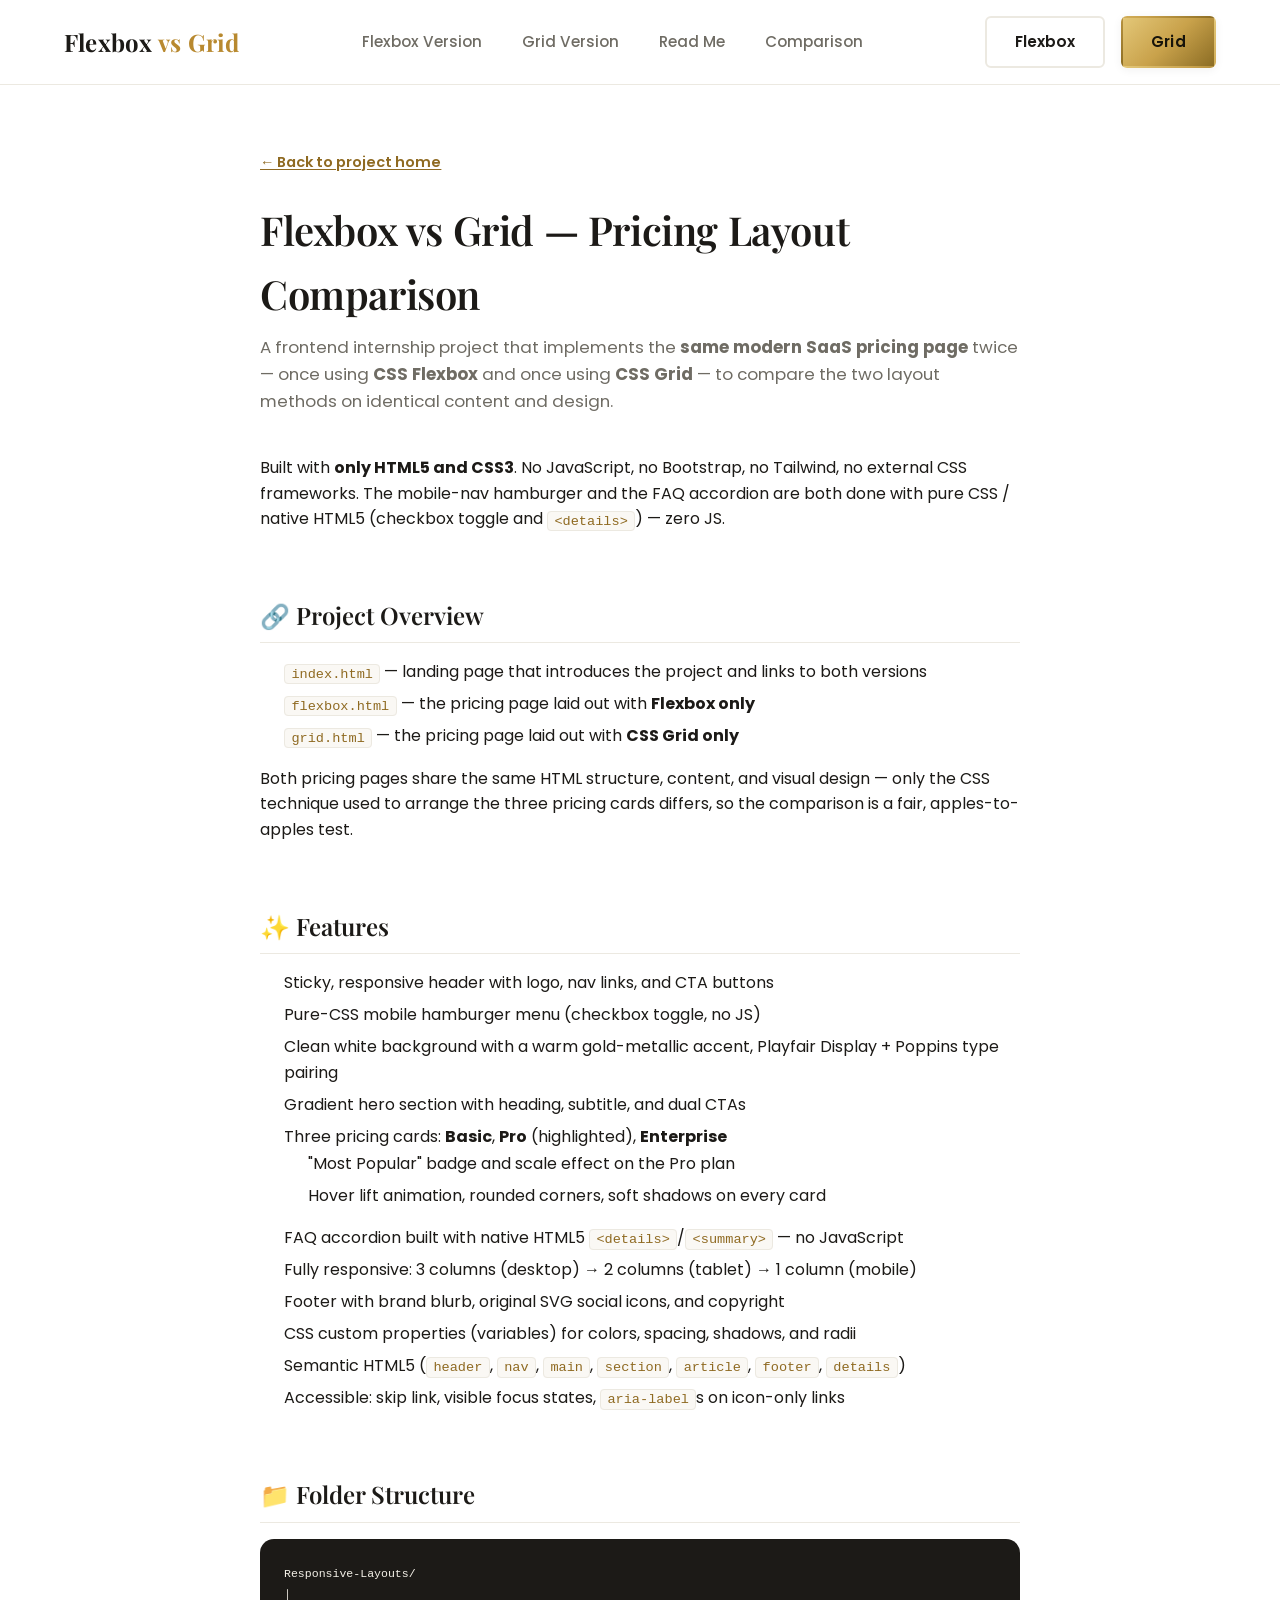
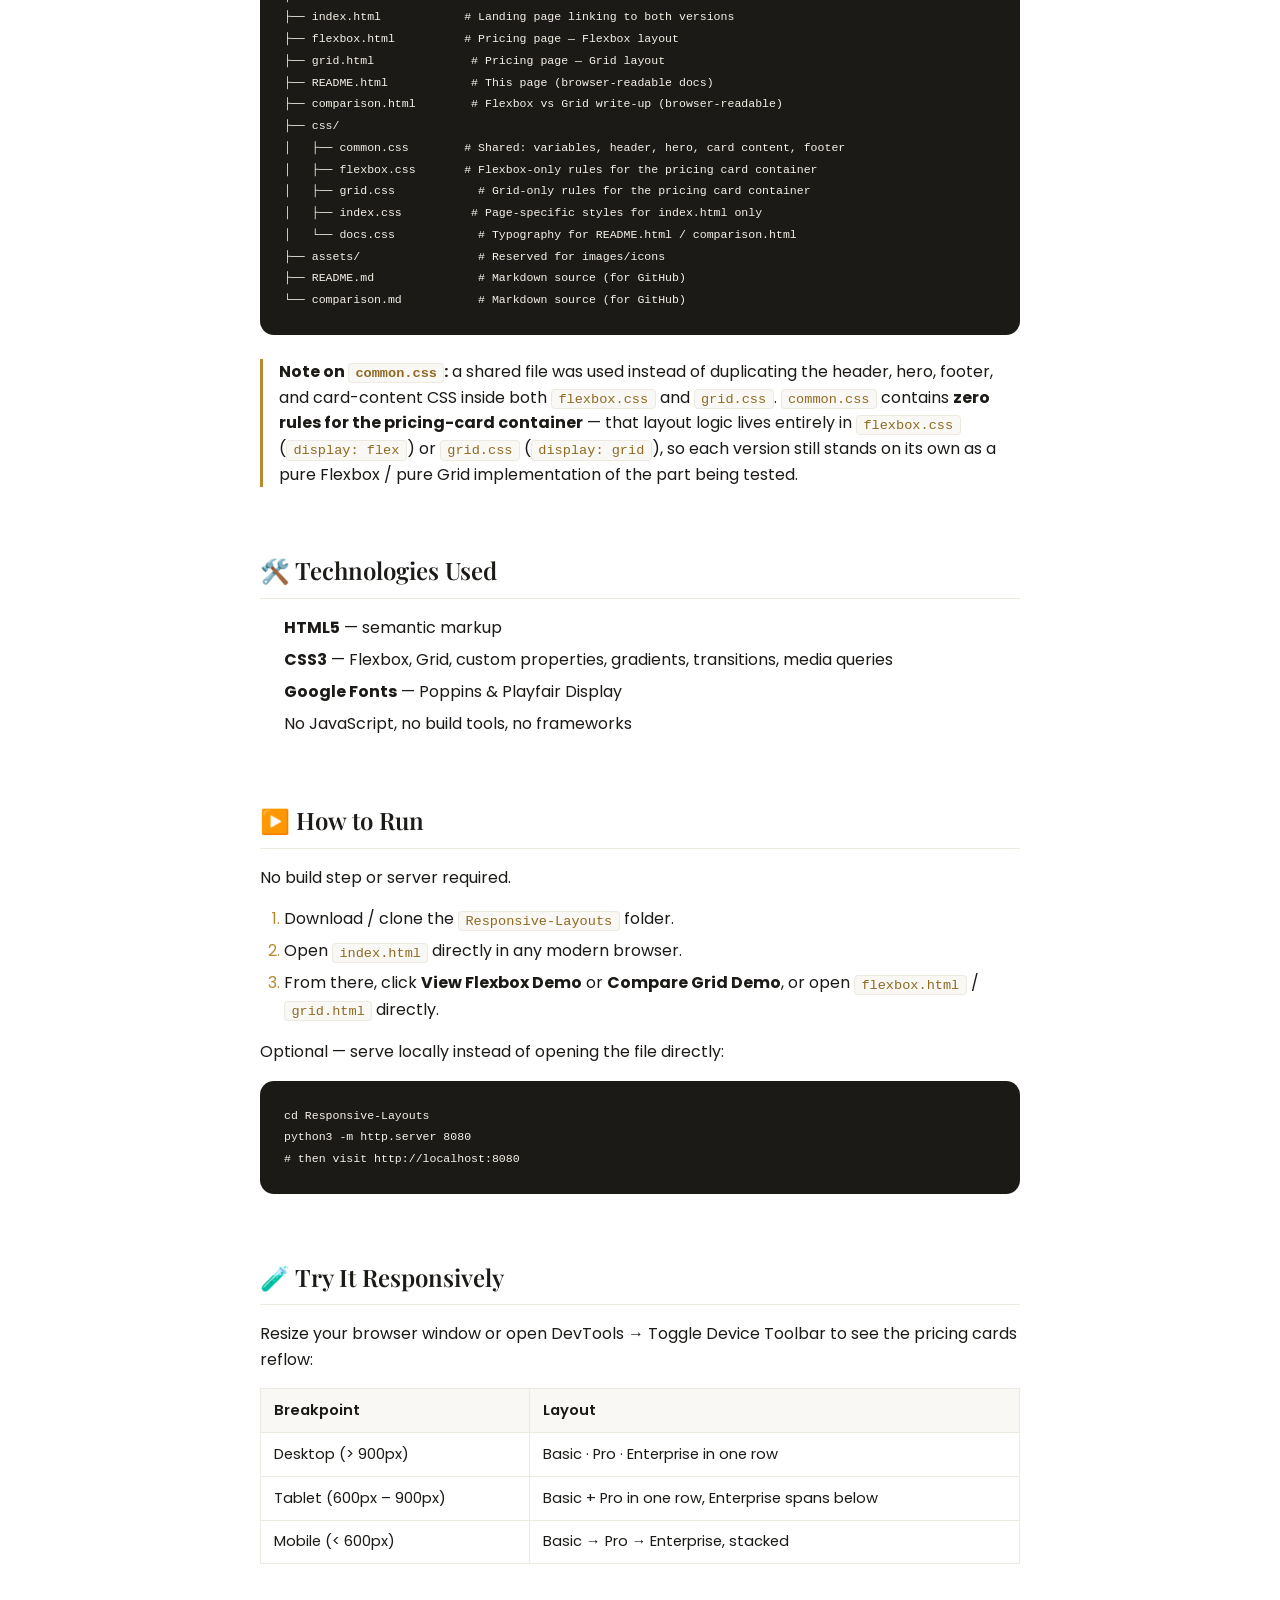
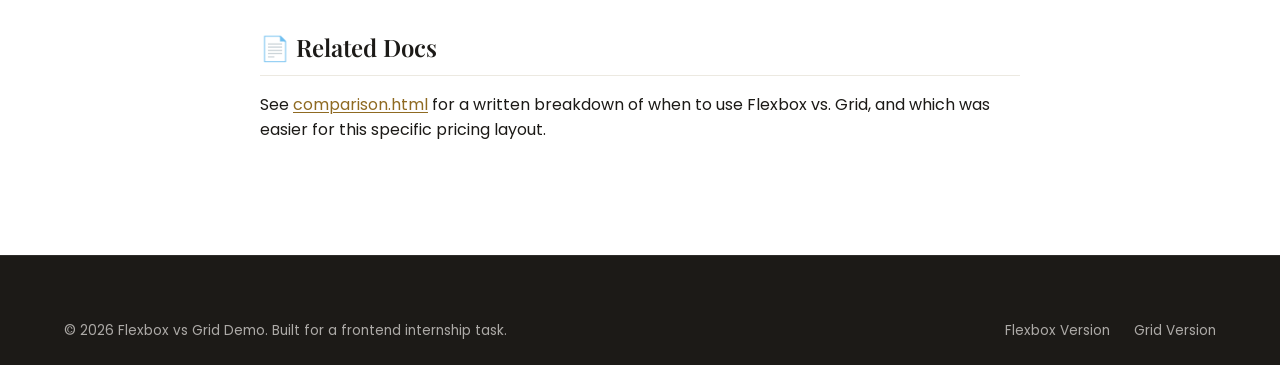
<file: README.html>
<!DOCTYPE html>
<html lang="en">
<head>
  <meta charset="UTF-8">
  <meta name="viewport" content="width=device-width, initial-scale=1.0">
  <title>README — Flexbox vs Grid Demo</title>
  <meta name="description" content="Project overview, features, folder structure, and setup instructions for the Flexbox vs Grid pricing layout demo.">

  <link rel="preconnect" href="https://fonts.googleapis.com">
  <link rel="preconnect" href="https://fonts.gstatic.com" crossorigin>
  <link href="https://fonts.googleapis.com/css2?family=Poppins:wght@400;500;600;700&family=Playfair+Display:wght@500;600;700&display=swap" rel="stylesheet">

  <link rel="stylesheet" href="css/common.css">
  <link rel="stylesheet" href="css/docs.css">
</head>
<body>

  <a href="#main" class="skip-link">Skip to main content</a>

  <header class="site-header">
    <div class="container navbar">
      <a href="index.html" class="logo">Flexbox <span>vs Grid</span></a>

      <input type="checkbox" id="nav-toggle" class="nav-toggle-input">
      <label for="nav-toggle" class="nav-toggle-label" aria-label="Toggle navigation menu">
        <span></span><span></span><span></span>
      </label>

      <nav class="nav-links" aria-label="Primary">
        <a href="flexbox.html">Flexbox Version</a>
        <a href="grid.html">Grid Version</a>
        <a href="README.html">Read Me</a>
        <a href="comparison.html">Comparison</a>
      </nav>

      <div class="nav-actions">
        <a href="flexbox.html" class="btn btn-outline">Flexbox</a>
        <a href="grid.html" class="btn btn-primary">Grid</a>
      </div>
    </div>
  </header>

  <main id="main">
    <section class="doc">
      <div class="container">
        <div class="doc-content">

          <a href="index.html" class="doc-back-link">&larr; Back to project home</a>

          <h1>Flexbox vs Grid — Pricing Layout Comparison</h1>
          <p>A frontend internship project that implements the <strong>same modern SaaS pricing page</strong> twice — once using <strong>CSS Flexbox</strong> and once using <strong>CSS Grid</strong> — to compare the two layout methods on identical content and design.</p>

          <p>Built with <strong>only HTML5 and CSS3</strong>. No JavaScript, no Bootstrap, no Tailwind, no external CSS frameworks. The mobile-nav hamburger and the FAQ accordion are both done with pure CSS / native HTML5 (checkbox toggle and <code>&lt;details&gt;</code>) — zero JS.</p>

          <h2>🔗 Project Overview</h2>
          <ul>
            <li><code>index.html</code> — landing page that introduces the project and links to both versions</li>
            <li><code>flexbox.html</code> — the pricing page laid out with <strong>Flexbox only</strong></li>
            <li><code>grid.html</code> — the pricing page laid out with <strong>CSS Grid only</strong></li>
          </ul>
          <p>Both pricing pages share the same HTML structure, content, and visual design — only the CSS technique used to arrange the three pricing cards differs, so the comparison is a fair, apples-to-apples test.</p>

          <h2>✨ Features</h2>
          <ul>
            <li>Sticky, responsive header with logo, nav links, and CTA buttons</li>
            <li>Pure-CSS mobile hamburger menu (checkbox toggle, no JS)</li>
            <li>Clean white background with a warm gold-metallic accent, Playfair Display + Poppins type pairing</li>
            <li>Gradient hero section with heading, subtitle, and dual CTAs</li>
            <li>Three pricing cards: <strong>Basic</strong>, <strong>Pro</strong> (highlighted), <strong>Enterprise</strong>
              <ul>
                <li>"Most Popular" badge and scale effect on the Pro plan</li>
                <li>Hover lift animation, rounded corners, soft shadows on every card</li>
              </ul>
            </li>
            <li>FAQ accordion built with native HTML5 <code>&lt;details&gt;</code>/<code>&lt;summary&gt;</code> — no JavaScript</li>
            <li>Fully responsive: 3 columns (desktop) → 2 columns (tablet) → 1 column (mobile)</li>
            <li>Footer with brand blurb, original SVG social icons, and copyright</li>
            <li>CSS custom properties (variables) for colors, spacing, shadows, and radii</li>
            <li>Semantic HTML5 (<code>header</code>, <code>nav</code>, <code>main</code>, <code>section</code>, <code>article</code>, <code>footer</code>, <code>details</code>)</li>
            <li>Accessible: skip link, visible focus states, <code>aria-label</code>s on icon-only links</li>
          </ul>

          <h2>📁 Folder Structure</h2>
          <pre><code>Responsive-Layouts/
│
├── index.html            # Landing page linking to both versions
├── flexbox.html          # Pricing page — Flexbox layout
├── grid.html              # Pricing page — Grid layout
├── README.html            # This page (browser-readable docs)
├── comparison.html        # Flexbox vs Grid write-up (browser-readable)
├── css/
│   ├── common.css        # Shared: variables, header, hero, card content, footer
│   ├── flexbox.css       # Flexbox-only rules for the pricing card container
│   ├── grid.css            # Grid-only rules for the pricing card container
│   ├── index.css          # Page-specific styles for index.html only
│   └── docs.css            # Typography for README.html / comparison.html
├── assets/                 # Reserved for images/icons
├── README.md               # Markdown source (for GitHub)
└── comparison.md           # Markdown source (for GitHub)</code></pre>

          <blockquote>
            <p><strong>Note on <code>common.css</code>:</strong> a shared file was used instead of duplicating the header, hero, footer, and card-content CSS inside both <code>flexbox.css</code> and <code>grid.css</code>. <code>common.css</code> contains <strong>zero rules for the pricing-card container</strong> — that layout logic lives entirely in <code>flexbox.css</code> (<code>display: flex</code>) or <code>grid.css</code> (<code>display: grid</code>), so each version still stands on its own as a pure Flexbox / pure Grid implementation of the part being tested.</p>
          </blockquote>

          <h2>🛠️ Technologies Used</h2>
          <ul>
            <li><strong>HTML5</strong> — semantic markup</li>
            <li><strong>CSS3</strong> — Flexbox, Grid, custom properties, gradients, transitions, media queries</li>
            <li><strong>Google Fonts</strong> — Poppins &amp; Playfair Display</li>
            <li>No JavaScript, no build tools, no frameworks</li>
          </ul>

          <h2>▶️ How to Run</h2>
          <p>No build step or server required.</p>
          <ol>
            <li>Download / clone the <code>Responsive-Layouts</code> folder.</li>
            <li>Open <code>index.html</code> directly in any modern browser.</li>
            <li>From there, click <strong>View Flexbox Demo</strong> or <strong>Compare Grid Demo</strong>, or open <code>flexbox.html</code> / <code>grid.html</code> directly.</li>
          </ol>
          <p>Optional — serve locally instead of opening the file directly:</p>
          <pre><code>cd Responsive-Layouts
python3 -m http.server 8080
# then visit http://localhost:8080</code></pre>

          <h2>🧪 Try It Responsively</h2>
          <p>Resize your browser window or open DevTools → Toggle Device Toolbar to see the pricing cards reflow:</p>
          <table>
            <thead>
              <tr><th>Breakpoint</th><th>Layout</th></tr>
            </thead>
            <tbody>
              <tr><td>Desktop (&gt; 900px)</td><td>Basic · Pro · Enterprise in one row</td></tr>
              <tr><td>Tablet (600px – 900px)</td><td>Basic + Pro in one row, Enterprise spans below</td></tr>
              <tr><td>Mobile (&lt; 600px)</td><td>Basic → Pro → Enterprise, stacked</td></tr>
            </tbody>
          </table>

          <h2>📄 Related Docs</h2>
          <p>See <a href="comparison.html">comparison.html</a> for a written breakdown of when to use Flexbox vs. Grid, and which was easier for this specific pricing layout.</p>

        </div>
      </div>
    </section>
  </main>

  <footer class="site-footer">
    <div class="container">
      <div class="footer-bottom">
        <p>&copy; 2026 Flexbox vs Grid Demo. Built for a frontend internship task.</p>
        <div class="footer-links">
          <a href="flexbox.html">Flexbox Version</a>
          <a href="grid.html">Grid Version</a>
        </div>
      </div>
    </div>
  </footer>

</body>
</html>
</file>
<file: css/common.css>
/* ==========================================================================
   COMMON.CSS
   Shared styles used by BOTH flexbox.html and grid.html.
   This file intentionally contains NO layout rules for the pricing cards
   container — that lives in flexbox.css (display:flex) or grid.css
   (display:grid) so each version can be judged on its own layout method.
   ========================================================================== */

/* --------------------------------------------------------------------------
   1. CSS VARIABLES — single source of truth for the whole design system
   -------------------------------------------------------------------------- */
:root {
  /* Brand palette — sleek premium, LIGHT: white background + warm gold-metallic accent */
  --color-primary: #b8892f;        /* warm gold — primary accent */
  --color-primary-dark: #8f6a22;
  --color-primary-light: #d9b45f;
  --color-accent: #b8892f;

  /* Neutrals — clean whites with a warm charcoal for text */
  --color-bg: #ffffff;
  --color-surface: #ffffff;
  --color-surface-raised: #faf8f4;
  --color-text: #1c1a17;
  --color-text-muted: #6f6c64;
  --color-border: #ece9e1;

  /* Dark tones reserved for the footer + the featured Pro card only,
     so the page still reads "white background" while keeping the
     premium bookend contrast. */
  --color-dark-surface: #1c1a17;
  --color-dark-surface-raised: #262319;

  /* Gradients */
  --gradient-hero: linear-gradient(160deg, #fffdf8 0%, #ffffff 55%, #fdf6e6 100%);
  --gradient-card-featured: linear-gradient(160deg, #23201a 0%, #171510 100%);
  --gradient-gold: linear-gradient(135deg, #e3c778 0%, #c9a24b 50%, #8c6d24 100%);

  /* Typography */
  --font-primary: 'Poppins', 'Segoe UI', sans-serif;
  --font-display: 'Playfair Display', 'Georgia', serif;

  /* Spacing scale */
  --space-xs: 0.5rem;
  --space-sm: 1rem;
  --space-md: 1.5rem;
  --space-lg: 2.5rem;
  --space-xl: 4rem;
  --space-2xl: 6rem;

  /* Radius & shadow */
  --radius-sm: 6px;
  --radius-md: 14px;
  --radius-lg: 20px;
  --shadow-sm: 0 2px 10px rgba(28, 26, 23, 0.06);
  --shadow-md: 0 16px 40px rgba(28, 26, 23, 0.10);
  --shadow-lg: 0 24px 60px rgba(184, 137, 47, 0.18);
  --shadow-gold-glow: 0 0 0 1px rgba(201, 162, 75, 0.4), 0 20px 50px rgba(184, 137, 47, 0.22);

  /* Transitions */
  --transition-fast: 0.2s ease;
  --transition-med: 0.35s cubic-bezier(0.4, 0, 0.2, 1);

  /* Container width */
  --container-width: 1200px;
}

/* --------------------------------------------------------------------------
   2. RESET & BASE
   -------------------------------------------------------------------------- */
*,
*::before,
*::after {
  box-sizing: border-box;
  margin: 0;
  padding: 0;
}

html {
  scroll-behavior: smooth;
}

body {
  font-family: var(--font-primary);
  color: var(--color-text);
  background: var(--color-bg);
  line-height: 1.6;
  -webkit-font-smoothing: antialiased;
}

/* Shared display/serif heading treatment used across the page */
.hero h1,
.section-header h2,
.card-price .amount,
.logo {
  font-family: var(--font-display);
}

img {
  max-width: 100%;
  display: block;
}

ul {
  list-style: none;
}

a {
  text-decoration: none;
  color: inherit;
}

/* Visible keyboard focus for accessibility */
a:focus-visible,
button:focus-visible {
  outline: 3px solid var(--color-accent);
  outline-offset: 3px;
  border-radius: var(--radius-sm);
}

.container {
  width: 100%;
  max-width: var(--container-width);
  margin-inline: auto;
  padding-inline: var(--space-md);
}

/* Skip link for keyboard/screen reader users */
.skip-link {
  position: absolute;
  left: -9999px;
  top: 0;
  background: var(--color-primary);
  color: #fff;
  padding: var(--space-xs) var(--space-sm);
  z-index: 999;
  border-radius: 0 0 var(--radius-sm) 0;
}

.skip-link:focus {
  left: 0;
}

/* --------------------------------------------------------------------------
   3. BUTTONS
   -------------------------------------------------------------------------- */
.btn {
  display: inline-block;
  font-family: var(--font-primary);
  font-weight: 600;
  font-size: 0.95rem;
  padding: 0.75rem 1.75rem;
  border-radius: var(--radius-sm);
  border: 2px solid transparent;
  cursor: pointer;
  transition: transform var(--transition-fast), box-shadow var(--transition-fast), background var(--transition-fast);
}

.btn-primary {
  background: var(--gradient-gold);
  color: #16130a;
  box-shadow: var(--shadow-sm);
  letter-spacing: 0.02em;
}

.btn-primary:hover {
  transform: translateY(-2px);
  box-shadow: var(--shadow-lg);
  filter: brightness(1.08);
}

.btn-outline {
  background: transparent;
  border-color: var(--color-border);
  color: var(--color-text);
}

.btn-outline:hover {
  border-color: var(--color-primary);
  color: var(--color-primary);
  transform: translateY(-2px);
}

.btn-light {
  background: var(--gradient-gold);
  color: #16130a;
}

.btn-light:hover {
  transform: translateY(-2px);
  box-shadow: var(--shadow-lg);
  filter: brightness(1.08);
}

.btn-block {
  display: block;
  width: 100%;
  text-align: center;
}

/* --------------------------------------------------------------------------
   4. HEADER / NAVIGATION
   (Uses Flexbox for alignment — this is site chrome, not the pricing
   layout under test, so Flexbox here is fine in both versions.)
   -------------------------------------------------------------------------- */
.site-header {
  position: sticky;
  top: 0;
  z-index: 100;
  background: rgba(255, 255, 255, 0.85);
  backdrop-filter: blur(12px);
  border-bottom: 1px solid var(--color-border);
}

.navbar {
  display: flex;
  align-items: center;
  justify-content: space-between;
  gap: var(--space-md);
  padding-block: var(--space-sm);
}

.logo {
  font-size: 1.5rem;
  font-weight: 700;
  color: var(--color-text);
  letter-spacing: 0.01em;
}

.logo span {
  color: var(--color-primary);
}

.nav-links {
  display: flex;
  align-items: center;
  gap: var(--space-lg);
}

.nav-links a {
  font-weight: 500;
  font-size: 0.95rem;
  color: var(--color-text-muted);
  position: relative;
  padding-block: 0.25rem;
  transition: color var(--transition-fast);
}

.nav-links a::after {
  content: '';
  position: absolute;
  left: 0;
  bottom: 0;
  height: 2px;
  width: 0;
  background: var(--color-primary);
  transition: width var(--transition-fast);
}

.nav-links a:hover,
.nav-links a:focus-visible {
  color: var(--color-text);
}

.nav-links a:hover::after,
.nav-links a:focus-visible::after {
  width: 100%;
}

.nav-actions {
  display: flex;
  align-items: center;
  gap: var(--space-sm);
}

/* Checkbox-driven mobile nav toggle (pure CSS, no JS) */
.nav-toggle-input {
  display: none;
}

.nav-toggle-label {
  display: none;
  flex-direction: column;
  justify-content: space-between;
  width: 26px;
  height: 18px;
  cursor: pointer;
}

.nav-toggle-label span {
  display: block;
  height: 2px;
  width: 100%;
  background: var(--color-primary);
  border-radius: 2px;
}

/* --------------------------------------------------------------------------
   5. HERO SECTION
   -------------------------------------------------------------------------- */
.hero {
  background: var(--gradient-hero);
  color: var(--color-text);
  text-align: center;
  padding: var(--space-2xl) var(--space-md);
  position: relative;
  overflow: hidden;
  border-bottom: 1px solid var(--color-border);
}

.hero::before {
  content: '';
  position: absolute;
  inset: 0;
  background-image: radial-gradient(circle at 20% 15%, rgba(201,162,75,0.14) 0, transparent 42%),
                     radial-gradient(circle at 82% 75%, rgba(201,162,75,0.10) 0, transparent 45%);
  pointer-events: none;
}

.hero::after {
  content: '';
  position: absolute;
  top: 0;
  left: 50%;
  transform: translateX(-50%);
  width: 1px;
  height: 90px;
  background: linear-gradient(to bottom, transparent, rgba(184,137,47,0.5), transparent);
  pointer-events: none;
}

.hero-content {
  position: relative;
  max-width: 700px;
  margin-inline: auto;
}

.hero-eyebrow {
  display: inline-block;
  font-size: 0.75rem;
  font-weight: 600;
  letter-spacing: 0.14em;
  text-transform: uppercase;
  color: var(--color-primary);
  background: rgba(201, 162, 75, 0.1);
  border: 1px solid rgba(201, 162, 75, 0.35);
  padding: 0.4rem 1.1rem;
  border-radius: 999px;
  margin-bottom: var(--space-md);
}

.hero h1 {
  font-weight: 600;
  font-size: clamp(2.3rem, 5vw, 3.6rem);
  line-height: 1.18;
  letter-spacing: -0.01em;
  margin-bottom: var(--space-md);
  background: linear-gradient(135deg, var(--color-text) 35%, var(--color-primary-dark) 100%);
  -webkit-background-clip: text;
  background-clip: text;
  color: transparent;
}

.hero p {
  font-size: 1.1rem;
  color: var(--color-text-muted);
  margin-bottom: var(--space-lg);
}

.hero-actions {
  display: flex;
  justify-content: center;
  align-items: center;
  gap: var(--space-sm);
  flex-wrap: wrap;
}

/* --------------------------------------------------------------------------
   6. PRICING SECTION — shared header + card content styles.
   Note: .pricing-cards (the container) has NO rules here on purpose.
   -------------------------------------------------------------------------- */
.pricing {
  padding: var(--space-2xl) 0;
}

.section-header {
  text-align: center;
  max-width: 560px;
  margin: 0 auto var(--space-xl);
}

.section-tag {
  display: inline-block;
  color: var(--color-primary);
  font-weight: 600;
  font-size: 0.8rem;
  letter-spacing: 0.14em;
  text-transform: uppercase;
  margin-bottom: var(--space-xs);
}

.section-header h2 {
  font-weight: 600;
  font-size: clamp(1.9rem, 4vw, 2.6rem);
  letter-spacing: -0.01em;
  margin-bottom: var(--space-xs);
  color: var(--color-text);
}

.section-header p {
  color: var(--color-text-muted);
  font-size: 1.05rem;
}

/* Card */
.card {
  position: relative;
  background: var(--color-surface);
  border: 1px solid var(--color-border);
  border-radius: var(--radius-lg);
  box-shadow: var(--shadow-sm);
  padding: var(--space-lg) var(--space-md);
  transition: transform var(--transition-med), box-shadow var(--transition-med), border-color var(--transition-med);
  display: flex;
  flex-direction: column;
}

.card::before {
  content: '';
  position: absolute;
  inset: 0;
  border-radius: var(--radius-lg);
  padding: 1px;
  background: linear-gradient(160deg, rgba(201,162,75,0.25), transparent 40%);
  -webkit-mask: linear-gradient(#fff 0 0) content-box, linear-gradient(#fff 0 0);
  -webkit-mask-composite: xor;
  mask-composite: exclude;
  pointer-events: none;
  opacity: 0;
  transition: opacity var(--transition-med);
}

.card:hover {
  transform: translateY(-8px);
  box-shadow: var(--shadow-md);
  border-color: rgba(201, 162, 75, 0.3);
}

.card:hover::before {
  opacity: 1;
}

.card-plan {
  font-size: 0.85rem;
  font-weight: 600;
  letter-spacing: 0.06em;
  text-transform: uppercase;
  color: var(--color-text-muted);
  margin-bottom: var(--space-sm);
}

.card-price {
  display: flex;
  align-items: baseline;
  gap: 0.25rem;
  margin-bottom: var(--space-xs);
}

.card-price .amount {
  font-size: 2.8rem;
  font-weight: 600;
  letter-spacing: -0.01em;
  color: var(--color-text);
}

.card-price .cycle {
  color: var(--color-text-muted);
  font-size: 0.95rem;
}

.card-desc {
  color: var(--color-text-muted);
  font-size: 0.9rem;
  margin-bottom: var(--space-md);
}

.card-features {
  margin-bottom: var(--space-lg);
  flex-grow: 1;
}

.card-features li {
  display: flex;
  align-items: flex-start;
  gap: 0.6rem;
  padding-block: 0.45rem;
  font-size: 0.95rem;
  color: var(--color-text);
}

.card-features li .icon-check {
  flex-shrink: 0;
  width: 20px;
  height: 20px;
  border-radius: 50%;
  background: rgba(201, 162, 75, 0.12);
  border: 1px solid rgba(201, 162, 75, 0.3);
  color: var(--color-primary);
  display: flex;
  align-items: center;
  justify-content: center;
  font-size: 0.65rem;
  font-weight: 700;
  margin-top: 0.1rem;
}

/* Featured / Pro card — the signature element: a lit, gold-bordered panel
   that reads as "the one worth choosing" without shouting. */
.card--featured {
  background: var(--gradient-card-featured);
  color: #fff;
  border: 1px solid rgba(201, 162, 75, 0.5);
  box-shadow: var(--shadow-gold-glow);
  transform: scale(1.06);
  z-index: 2;
}

.card--featured::before {
  opacity: 1;
  background: linear-gradient(160deg, rgba(227,199,120,0.55), rgba(201,162,75,0.05) 60%);
}

.card--featured:hover {
  transform: scale(1.06) translateY(-8px);
  box-shadow: 0 0 0 1px rgba(227, 199, 120, 0.5), 0 28px 64px rgba(201, 162, 75, 0.3);
}

.card--featured .card-plan {
  color: var(--color-primary-light);
}

.card--featured .card-desc,
.card--featured .card-price .cycle {
  color: rgba(242, 239, 230, 0.6);
}

.card--featured .card-price .amount {
  color: #fff;
}

.card--featured .card-features li {
  color: rgba(242, 239, 230, 0.92);
}

.card--featured .card-features li .icon-check {
  background: rgba(227, 199, 120, 0.18);
  border-color: rgba(227, 199, 120, 0.5);
  color: var(--color-primary-light);
}

.badge-popular {
  position: absolute;
  top: -14px;
  left: 50%;
  transform: translateX(-50%);
  background: var(--gradient-gold);
  color: #16130a;
  font-size: 0.72rem;
  font-weight: 700;
  letter-spacing: 0.05em;
  text-transform: uppercase;
  padding: 0.4rem 1.1rem;
  border-radius: 999px;
  box-shadow: 0 6px 18px rgba(201, 162, 75, 0.4);
  white-space: nowrap;
}

/* --------------------------------------------------------------------------
   7.5 FAQ — pure HTML5 <details>/<summary> accordion, zero JavaScript
   -------------------------------------------------------------------------- */
.faq {
  padding: var(--space-2xl) 0;
  background: var(--color-surface-raised);
  border-top: 1px solid var(--color-border);
  border-bottom: 1px solid var(--color-border);
}

.faq-list {
  max-width: 760px;
  margin: 0 auto;
  display: flex;
  flex-direction: column;
  gap: var(--space-sm);
}

.faq-item {
  background: var(--color-surface);
  border: 1px solid var(--color-border);
  border-radius: var(--radius-md);
  overflow: hidden;
  transition: border-color var(--transition-fast), box-shadow var(--transition-fast);
}

.faq-item[open] {
  border-color: rgba(201, 162, 75, 0.35);
  box-shadow: var(--shadow-sm);
}

.faq-item summary {
  list-style: none;
  cursor: pointer;
  padding: 1.1rem var(--space-md);
  font-weight: 600;
  font-size: 1rem;
  display: flex;
  align-items: center;
  justify-content: space-between;
  gap: var(--space-sm);
}

.faq-item summary::-webkit-details-marker {
  display: none;
}

.faq-item summary::after {
  content: '+';
  flex-shrink: 0;
  width: 26px;
  height: 26px;
  border-radius: 50%;
  background: rgba(201, 162, 75, 0.1);
  color: var(--color-primary-dark);
  display: flex;
  align-items: center;
  justify-content: center;
  font-size: 1.1rem;
  transition: transform var(--transition-fast), background var(--transition-fast);
}

.faq-item[open] summary::after {
  content: '−';
  background: var(--gradient-gold);
  color: #fff;
}

.faq-item p {
  padding: 0 var(--space-md) 1.2rem;
  color: var(--color-text-muted);
  font-size: 0.95rem;
  line-height: 1.7;
}


.method-banner {
  background: #0a0b0f;
  color: rgba(250, 248, 244, 0.65);
  text-align: center;
  font-size: 0.82rem;
  font-weight: 500;
  padding: 0.6rem var(--space-md);
  border-bottom: 1px solid var(--color-border);
}

.method-banner strong {
  color: var(--color-primary);
  font-weight: 700;
}

.method-banner a {
  color: var(--color-primary-light);
  text-decoration: underline;
  text-underline-offset: 3px;
}

/* --------------------------------------------------------------------------
   8. FOOTER
   -------------------------------------------------------------------------- */
.site-footer {
  background: var(--color-dark-surface);
  color: rgba(250, 248, 244, 0.65);
  padding: var(--space-xl) 0 var(--space-md);
  border-top: 1px solid rgba(255, 255, 255, 0.08);
}

.footer-top {
  display: flex;
  justify-content: space-between;
  gap: var(--space-lg);
  flex-wrap: wrap;
  padding-bottom: var(--space-lg);
  border-bottom: 1px solid rgba(255, 255, 255, 0.1);
  margin-bottom: var(--space-md);
}

.footer-brand {
  max-width: 320px;
}

.footer-brand .logo {
  color: #faf8f4;
}

.footer-brand p {
  margin-top: var(--space-xs);
  font-size: 0.9rem;
  line-height: 1.7;
}

.footer-social {
  display: flex;
  gap: var(--space-sm);
}

.footer-social a {
  display: flex;
  align-items: center;
  justify-content: center;
  width: 40px;
  height: 40px;
  border-radius: 50%;
  background: rgba(255, 255, 255, 0.06);
  border: 1px solid rgba(255, 255, 255, 0.1);
  color: rgba(250, 248, 244, 0.7);
  font-size: 0.8rem;
  font-weight: 600;
  transition: background var(--transition-fast), transform var(--transition-fast), color var(--transition-fast), border-color var(--transition-fast);
}

.footer-social a:hover {
  background: rgba(201, 162, 75, 0.18);
  border-color: rgba(201, 162, 75, 0.5);
  color: var(--color-primary-light);
  transform: translateY(-3px);
}

.footer-social a svg {
  width: 18px;
  height: 18px;
}

.footer-bottom {
  display: flex;
  justify-content: space-between;
  align-items: center;
  gap: var(--space-sm);
  flex-wrap: wrap;
  font-size: 0.85rem;
}

.footer-bottom .footer-links {
  display: flex;
  gap: var(--space-md);
}

/* --------------------------------------------------------------------------
   9. RESPONSIVE — shared breakpoints for header, hero, footer
   Pricing-card breakpoints live in flexbox.css / grid.css
   -------------------------------------------------------------------------- */
@media (max-width: 900px) {
  .nav-links {
    position: absolute;
    top: 100%;
    left: 0;
    right: 0;
    background: var(--color-surface);
    flex-direction: column;
    align-items: flex-start;
    gap: 0;
    max-height: 0;
    overflow: hidden;
    border-bottom: 1px solid var(--color-border);
    transition: max-height var(--transition-med);
  }

  .nav-links a {
    padding: var(--space-sm) var(--space-md);
    width: 100%;
  }

  .nav-toggle-input:checked ~ .nav-links {
    max-height: 300px;
  }

  .nav-toggle-label {
    display: flex;
  }

  .nav-actions .btn-outline {
    display: none;
  }
}

@media (max-width: 600px) {
  .hero {
    padding: var(--space-xl) var(--space-md);
  }

  .footer-bottom {
    flex-direction: column;
    text-align: center;
  }

  .card--featured {
    transform: scale(1);
  }

  .card--featured:hover {
    transform: translateY(-8px);
  }
}
</file>
<file: css/index.css>
/* ==========================================================================
   INDEX.CSS
   Page-specific styles for index.html only (the landing page that links
   to flexbox.html and grid.html). Not loaded by either demo page — kept
   separate from common.css so common.css stays scoped to the two Flexbox
   vs Grid comparison pages that are the actual subject of this task.
   ========================================================================== */

.choice-section {
  padding: var(--space-2xl) 0;
}

.choice-grid {
  display: flex;
  flex-wrap: wrap;
  gap: var(--space-lg);
  justify-content: center;
}

.choice-card {
  flex: 1 1 340px;
  max-width: 420px;
  background: var(--color-surface);
  border: 1px solid var(--color-border);
  border-radius: var(--radius-lg);
  box-shadow: var(--shadow-sm);
  padding: var(--space-lg);
  transition: transform var(--transition-med), box-shadow var(--transition-med), border-color var(--transition-med);
}

.choice-card:hover {
  transform: translateY(-8px);
  box-shadow: var(--shadow-md);
  border-color: rgba(201, 162, 75, 0.3);
}

.choice-card .tag {
  display: inline-block;
  font-size: 0.72rem;
  font-weight: 700;
  letter-spacing: 0.1em;
  text-transform: uppercase;
  color: var(--color-primary);
  background: rgba(201, 162, 75, 0.1);
  border: 1px solid rgba(201, 162, 75, 0.3);
  padding: 0.3rem 0.8rem;
  border-radius: 999px;
  margin-bottom: var(--space-sm);
}

.choice-card h3 {
  font-family: var(--font-display);
  font-weight: 600;
  font-size: 1.6rem;
  margin-bottom: var(--space-xs);
  color: var(--color-text);
}

.choice-card p {
  color: var(--color-text-muted);
  margin-bottom: var(--space-md);
}

.choice-card code {
  color: var(--color-primary-light);
  background: rgba(201, 162, 75, 0.08);
  padding: 0.1rem 0.35rem;
  border-radius: 4px;
  font-size: 0.85em;
}

.choice-card ul {
  margin-bottom: var(--space-lg);
}

.choice-card li {
  font-size: 0.92rem;
  padding-block: 0.3rem;
  color: var(--color-text);
}

.choice-card li::before {
  content: '→ ';
  color: var(--color-primary);
  font-weight: 700;
}

.docs-links {
  text-align: center;
  margin-top: var(--space-xl);
  color: var(--color-text-muted);
  font-size: 0.95rem;
}

.docs-links a {
  color: var(--color-primary-light);
  font-weight: 600;
  text-decoration: underline;
  text-underline-offset: 3px;
}
</file>
<file: css/docs.css>
/* ==========================================================================
   DOCS.CSS
   Typography for the browser-readable documentation pages
   (README.html, comparison.html). Reuses common.css tokens/colors so
   these pages match the rest of the site, but only these two pages
   load this file.
   ========================================================================== */

.doc {
  padding: var(--space-xl) 0 var(--space-2xl);
}

.doc-content {
  max-width: 760px;
  margin: 0 auto;
}

.doc-content h1 {
  font-family: var(--font-display);
  font-weight: 600;
  font-size: clamp(1.9rem, 4vw, 2.5rem);
  letter-spacing: -0.01em;
  margin-bottom: var(--space-xs);
}

.doc-content > p:first-of-type {
  color: var(--color-text-muted);
  font-size: 1.05rem;
  margin-bottom: var(--space-lg);
}

.doc-content h2 {
  font-family: var(--font-display);
  font-weight: 600;
  font-size: 1.5rem;
  margin-top: var(--space-xl);
  margin-bottom: var(--space-sm);
  padding-bottom: var(--space-xs);
  border-bottom: 1px solid var(--color-border);
}

.doc-content h3 {
  font-weight: 600;
  font-size: 1.15rem;
  margin-top: var(--space-lg);
  margin-bottom: var(--space-xs);
  color: var(--color-primary-dark);
}

.doc-content p {
  margin-bottom: var(--space-sm);
  color: var(--color-text);
}

.doc-content ul,
.doc-content ol {
  margin: 0 0 var(--space-sm) var(--space-md);
  color: var(--color-text);
}

.doc-content li {
  margin-bottom: 0.35rem;
  line-height: 1.65;
}

.doc-content li::marker {
  color: var(--color-primary);
}

.doc-content code {
  font-family: 'SFMono-Regular', Consolas, Menlo, monospace;
  font-size: 0.85em;
  background: var(--color-surface-raised);
  border: 1px solid var(--color-border);
  padding: 0.1rem 0.4rem;
  border-radius: 4px;
  color: var(--color-primary-dark);
}

.doc-content pre {
  background: var(--color-dark-surface);
  color: #f4f1e8;
  padding: var(--space-md);
  border-radius: var(--radius-md);
  overflow-x: auto;
  margin-bottom: var(--space-md);
  font-size: 0.85rem;
  line-height: 1.6;
}

.doc-content pre code {
  background: transparent;
  border: none;
  color: inherit;
  padding: 0;
}

.doc-content table {
  width: 100%;
  border-collapse: collapse;
  margin-bottom: var(--space-md);
  font-size: 0.92rem;
}

.doc-content th,
.doc-content td {
  text-align: left;
  padding: 0.6rem 0.8rem;
  border: 1px solid var(--color-border);
}

.doc-content th {
  background: var(--color-surface-raised);
  font-weight: 600;
}

.doc-content blockquote {
  border-left: 3px solid var(--color-primary);
  padding-left: var(--space-sm);
  color: var(--color-text-muted);
  margin: var(--space-sm) 0;
}

.doc-content hr {
  border: none;
  border-top: 1px solid var(--color-border);
  margin: var(--space-lg) 0;
}

.doc-content a {
  color: var(--color-primary-dark);
  text-decoration: underline;
  text-underline-offset: 2px;
}

.doc-content .checklist {
  list-style: none;
  margin-left: 0;
}

.doc-content .checklist li {
  padding-left: 1.6rem;
  position: relative;
}

.doc-content .checklist li::before {
  content: '';
  position: absolute;
  left: 0;
  top: 0.3rem;
  width: 14px;
  height: 14px;
  border: 1.5px solid var(--color-border);
  border-radius: 3px;
}

.doc-content .checklist li::marker {
  content: '';
}

.doc-back-link {
  display: inline-flex;
  align-items: center;
  gap: 0.4rem;
  margin-bottom: var(--space-md);
  font-size: 0.9rem;
  font-weight: 600;
  color: var(--color-text-muted);
}
</file>
<file: css/flexbox.css>
/* ==========================================================================
   FLEXBOX.CSS
   Layout for the pricing cards using FLEXBOX ONLY.
   Loaded after common.css — common.css supplies variables, card content
   styling (price, features, buttons), header/hero/footer. This file is
   only responsible for arranging the three cards.
   ========================================================================== */

/*
  .pricing-cards is the flex container.
  - display: flex            -> turns the row of cards into a flex layout
  - flex-wrap: wrap          -> lets cards drop to a new line on small screens
  - justify-content: center  -> centers cards horizontally with breathing room
  - align-items: stretch     -> makes all 3 cards equal height regardless of content
  - gap                      -> spacing between cards (replaces margin hacks)
*/
.pricing-cards {
  display: flex;
  flex-direction: row;
  flex-wrap: wrap;
  justify-content: center;
  align-items: stretch;
  gap: var(--space-lg);
}

/*
  Each .card is a flex ITEM.
  - flex-basis defines the "natural" width each card wants (~3 per row)
  - flex-grow: 1 lets cards expand to fill leftover space evenly
  - flex-shrink: 1 (default) lets them shrink gracefully on smaller screens
  - max-width keeps a card from growing too wide when it wraps alone
*/
.pricing-cards .card {
  flex-grow: 1;
  flex-shrink: 1;
  flex-basis: 300px;
  max-width: 360px;
}

/* --------------------------------------------------------------------------
   RESPONSIVE — Flexbox layout adapts purely through flex-wrap + flex-basis
   -------------------------------------------------------------------------- */

/* Tablet: ~600px–900px -> two cards per row, natural DOM order
   (Basic + Pro), Enterprise wraps to its own row underneath. No `order`
   is used here — cards flow in source order, so this row purely
   demonstrates flex-wrap + flex-basis, not manual reordering. */
@media (max-width: 900px) {
  .pricing-cards {
    flex-direction: row;
    justify-content: center;
    align-items: center;
  }

  .pricing-cards .card {
    flex-basis: 45%;
    max-width: 380px;
  }
}

/* Mobile: below 600px -> single column stack, one card per row,
   in natural source order: Basic, Pro, Enterprise. */
@media (max-width: 600px) {
  .pricing-cards {
    flex-direction: column;
    align-items: stretch;
  }

  .pricing-cards .card {
    flex-basis: auto;
    max-width: 100%;
  }
}
</file>
<file: css/grid.css>
/* ==========================================================================
   GRID.CSS
   Layout for the pricing cards using CSS GRID ONLY.
   Loaded after common.css — common.css supplies variables, card content
   styling (price, features, buttons), header/hero/footer. This file is
   only responsible for arranging the three cards.
   ========================================================================== */

/*
  .pricing-cards is the grid container.
  - display: grid                          -> establishes the grid formatting context
  - grid-template-columns: repeat(3, 1fr)  -> 3 equal-width columns on desktop
  - grid-template-areas                    -> names each card's slot so the
                                               source order can differ from the
                                               visual order without JS
  - gap                                    -> spacing between rows/columns
  - align-items: stretch                   -> equal-height cards
*/
.pricing-cards {
  display: grid;
  grid-template-columns: repeat(3, 1fr);
  grid-template-areas: "basic pro enterprise";
  gap: var(--space-lg);
  align-items: stretch;
}

.card--basic {
  grid-area: basic;
}

.card--featured {
  grid-area: pro;
}

.card--enterprise {
  grid-area: enterprise;
}

/* --------------------------------------------------------------------------
   RESPONSIVE — Grid layout adapts by re-declaring grid-template-areas,
   which is one of Grid's biggest advantages over Flexbox: the VISUAL order
   can be redefined per breakpoint without touching the HTML source order.
   -------------------------------------------------------------------------- */

/* Tablet: ~600px–900px -> two columns, natural source order.
   Basic and Pro share the top row, Enterprise spans both columns
   below — the same visual result as the Flexbox version at this
   breakpoint, just declared with grid-template-areas instead of
   flex-wrap + flex-basis. */
@media (max-width: 900px) {
  .pricing-cards {
    grid-template-columns: repeat(2, 1fr);
    grid-template-areas:
      "basic pro"
      "enterprise enterprise";
  }
}

/* Mobile: below 600px -> single column, one card per row,
   Basic -> Pro -> Enterprise. */
@media (max-width: 600px) {
  .pricing-cards {
    grid-template-columns: 1fr;
    grid-template-areas:
      "basic"
      "pro"
      "enterprise";
  }
}
</file>
